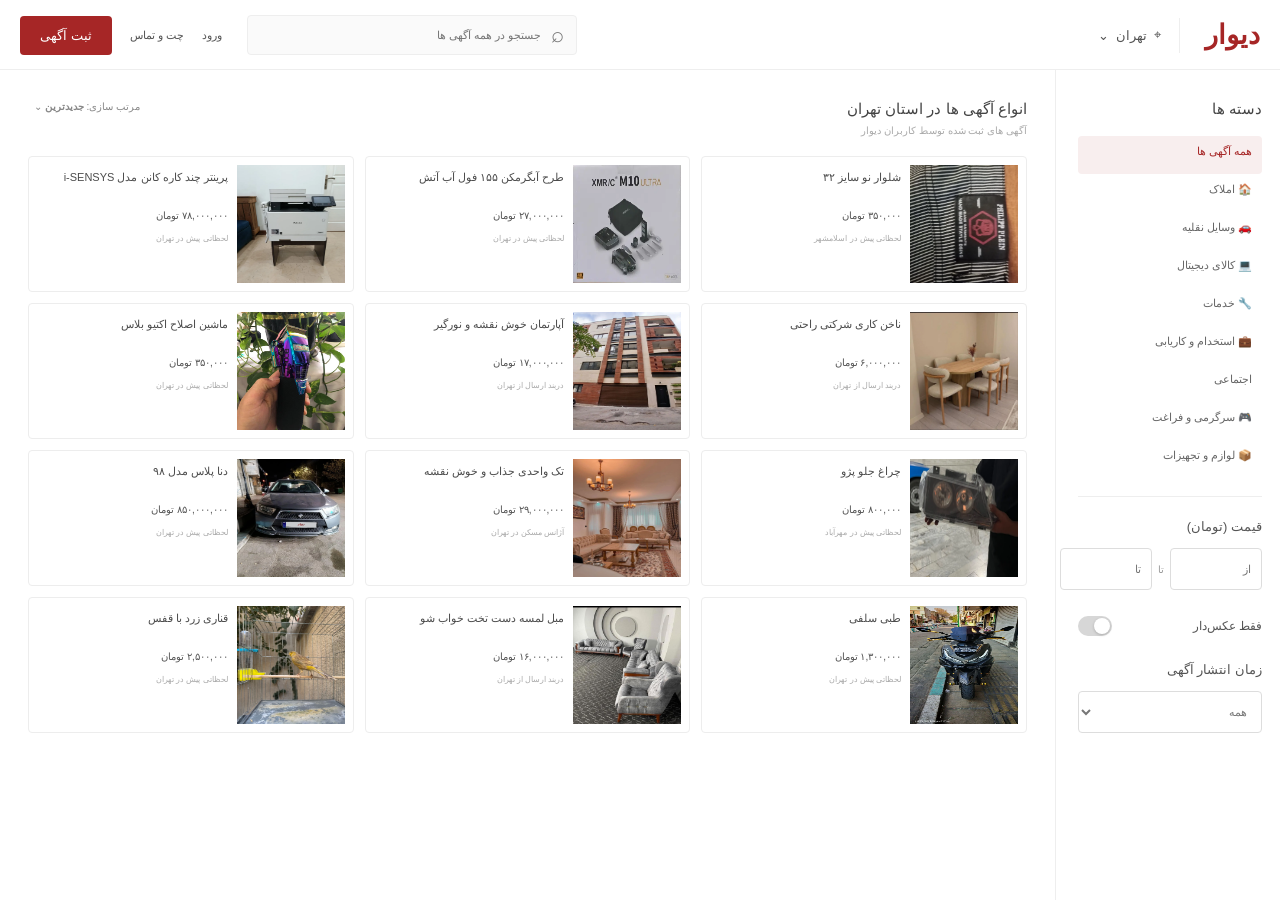
<file: index.html>
<!DOCTYPE html>
<html lang="fa" dir="rtl">
<head>
    <meta charset="UTF-8">
    <meta name="viewport" content="width=device-width, initial-scale=1.0">
    <title>دیوار - آگهی ها</title>
    <link rel="stylesheet" href="style.css">
</head>
<body>

    <header>
        <div class="header">

            <div class="logo">دیوار</div>

            <div class="city">
                <!-- برای گروه بندی-->
                <span>⌖</span>
                <span>تهران</span>
                <span>⌄</span>
            </div>

            <div class="search">
                <span>⌕</span>
                <input type="text" placeholder="جستجو در همه آگهی ها">
            </div>

            <div class="menu">
                <a href="#">ورود</a>
                <a href="#">چت و تماس</a>
                <button>ثبت آگهی</button>
            </div>

        </div>
    </header>

    <div class="page">

        <!--  برای قرار دادن محتویات فردی،دسته بندی های سمت راست -->
        <aside class="categories">

            <h3>دسته ها</h3>

            <div class="category selected">همه آگهی ها</div>
           <a class="a" href="amlok.html"> <div class="category">🏠 املاک</div></a>
           <a class="a" href="khodro.html"> <div class="category">🚗 وسایل نقلیه</div></a>
            <a class="a" href="digi.html"><div class="category">💻 کالای دیجیتال</div></a>
            <a class="a" href="khada.html"><div class="category">🔧 خدمات</div></a>
            <a class="a" href="estekh.html"><div class="category">💼 استخدام و کاریابی</div></a>
            <a class="a" href="animal.html"><div class="category">اجتماعی</div></a>
            <a class="a" href="game.html"><div class="category">🎮 سرگرمی و فراغت</div></a>
            <a class="a" href="tag.html"><div class="category">📦 لوازم و تجهیزات</div></a>

            <div class="filter-line"></div>
            <!--آگهی ها درون سکشن-->
            <section class="filter">
                <h3>قیمت (تومان)</h3>

                <div class="price-box">
                    <input type="text" placeholder="از">
                    <span>تا</span>
                    <input type="text" placeholder="تا">
                </div>
            </section>

            <section class="filter image-filter">
                <span>فقط عکس‌دار</span>

                <label class="switch">
                    <input type="checkbox">
                    <span class="slider"></span>
                </label>
            </section>

            <section class="filter">
                <h3>زمان انتشار آگهی</h3>

                <select>
                    <option>همه</option>
                    <option>امروز</option>
                    <option>سه روز گذشته</option>
                    <option>هفته گذشته</option>
                </select>
            </section>

        </aside>
        <!-- برای محتویات مهم صفحه-->
        <main class="content">

            <div class="top-content">
                <div>
                    <h1>انواع آگهی ها در استان تهران</h1>
                    <p>آگهی های ثبت شده توسط کاربران دیوار</p>
                </div>

                <button class="sort">
                    مرتب سازی: <b>جدیدترین</b> ⌄
                </button>
            </div>

            <div class="ads">

                <div class="ad">
                    <img src="dcf7a08c-680b-4f25-bb1e-4e45238ce539.webp" alt="" class="img1">
                    <div class="ad-text">
                        <h2>شلوار نو سایز ۳۲</h2>
                        <p>۳۵۰,۰۰۰ تومان</p>
                        <small>لحظاتی پیش در اسلامشهر</small>
                    </div>
                </div>

                <div class="ad">
                    <img src="572d7d04-41a5-42af-a927-320724529462.webp" alt="" class="img1">
                    <div class="ad-text">
                        <h2>طرح آبگرمکن ۱۵۵ فول آب آتش</h2>
                        <p>۲۷,۰۰۰,۰۰۰ تومان</p>
                        <small>لحظاتی پیش در تهران</small>
                    </div>
                </div>

                <div class="ad">
                    <img src="d39a56e6-5dc3-4053-9325-1f9f0864c7b4.webp" alt="" class="img1">
                    <div class="ad-text">
                        <h2>پرینتر چند کاره کانن مدل i-SENSYS</h2>
                        <p>۷۸,۰۰۰,۰۰۰ تومان</p>
                        <small>لحظاتی پیش در تهران</small>
                    </div>
                </div>

                <div class="ad">
                    <img src="3ed3eef4-6a5c-45cf-9d8d-a537be4bdd4e.webp" alt="" class="img1">
                    <div class="ad-text">
                        <h2>ناخن کاری شرکتی راحتی</h2>
                        <p>۶,۰۰۰,۰۰۰ تومان</p>
                        <small>دربند ارسال از تهران</small>
                    </div>
                </div>

                <div class="ad">
                    <img src="67016ffa-ec9e-40ab-8205-21e494a5e067.webp" alt="" class="img1">
                    <div class="ad-text">
                        <h2>آپارتمان خوش نقشه و نورگیر</h2>
                        <p>۱۷,۰۰۰,۰۰۰ تومان</p>
                        <small>دربند ارسال از تهران</small>
                    </div>
                </div>

                <div class="ad">
                    <img src="cffb41ab-5d20-4cc2-b48d-3506addb6603.webp" alt="" class="img1">
                    <div class="ad-text">
                        <h2>ماشین اصلاح اکتیو بلاس</h2>
                        <p>۳۵۰,۰۰۰ تومان</p>
                        <small>لحظاتی پیش در تهران</small>
                    </div>
                </div>

                <div class="ad">
                    <img src="71b70954-bff1-451b-9f99-2348805f51fe.webp" alt="" class="img1">
                    <div class="ad-text">
                        <h2>چراغ جلو پژو</h2>
                        <p>۸۰۰,۰۰۰ تومان</p>
                        <small>لحظاتی پیش در مهرآباد</small>
                    </div>
                </div>

                <div class="ad">
                    <img src="990e4669-eba5-458c-a97b-49c80e6f06a5.webp" alt="" class="img1">
                    <div class="ad-text">
                        <h2>تک واحدی جذاب و خوش نقشه</h2>
                        <p>۲۹,۰۰۰,۰۰۰ تومان</p>
                        <small>آژانس مسکن در تهران</small>
                    </div>
                </div>

                <div class="ad">
                    <img src="e2962f73-a03e-41ad-a7c5-a9a4de6aa4a2.webp" alt="" class="img1">
                    <div class="ad-text">
                        <h2>دنا پلاس مدل ۹۸</h2>
                        <p>۸۵۰,۰۰۰,۰۰۰ تومان</p>
                        <small>لحظاتی پیش در تهران</small>
                    </div>
                </div>

                <div class="ad">
                    <img src="9bc810dc-aafe-4112-8f51-4821d67473c6.webp" alt="" class="img1">
                    <div class="ad-text">
                        <h2>طبی سلفی</h2>
                        <p>۱,۳۰۰,۰۰۰ تومان</p>
                        <small>لحظاتی پیش در تهران</small>
                    </div>
                </div>

                <div class="ad">
                    <img src="6d77f0ec-561f-4681-945c-bf5cb01df005.jpg" alt="" class="img1">
                    <div class="ad-text">
                        <h2>مبل لمسه دست تخت خواب شو</h2>
                        <p>۱۶,۰۰۰,۰۰۰ تومان</p>
                        <small>دربند ارسال از تهران</small>
                    </div>
                </div>

                <div class="ad">
                    <img src="ffb277a4-4615-42f4-b158-93dc849424ff.webp" alt="" class="img1">
                    <div class="ad-text">
                        <h2>قناری زرد با قفس</h2>
                        <p>۲,۵۰۰,۰۰۰ تومان</p>
                        <small>لحظاتی پیش در تهران</small>
                    </div>
                </div>

            </div>
        </main>
    </div>



</body>
</html>
</file>
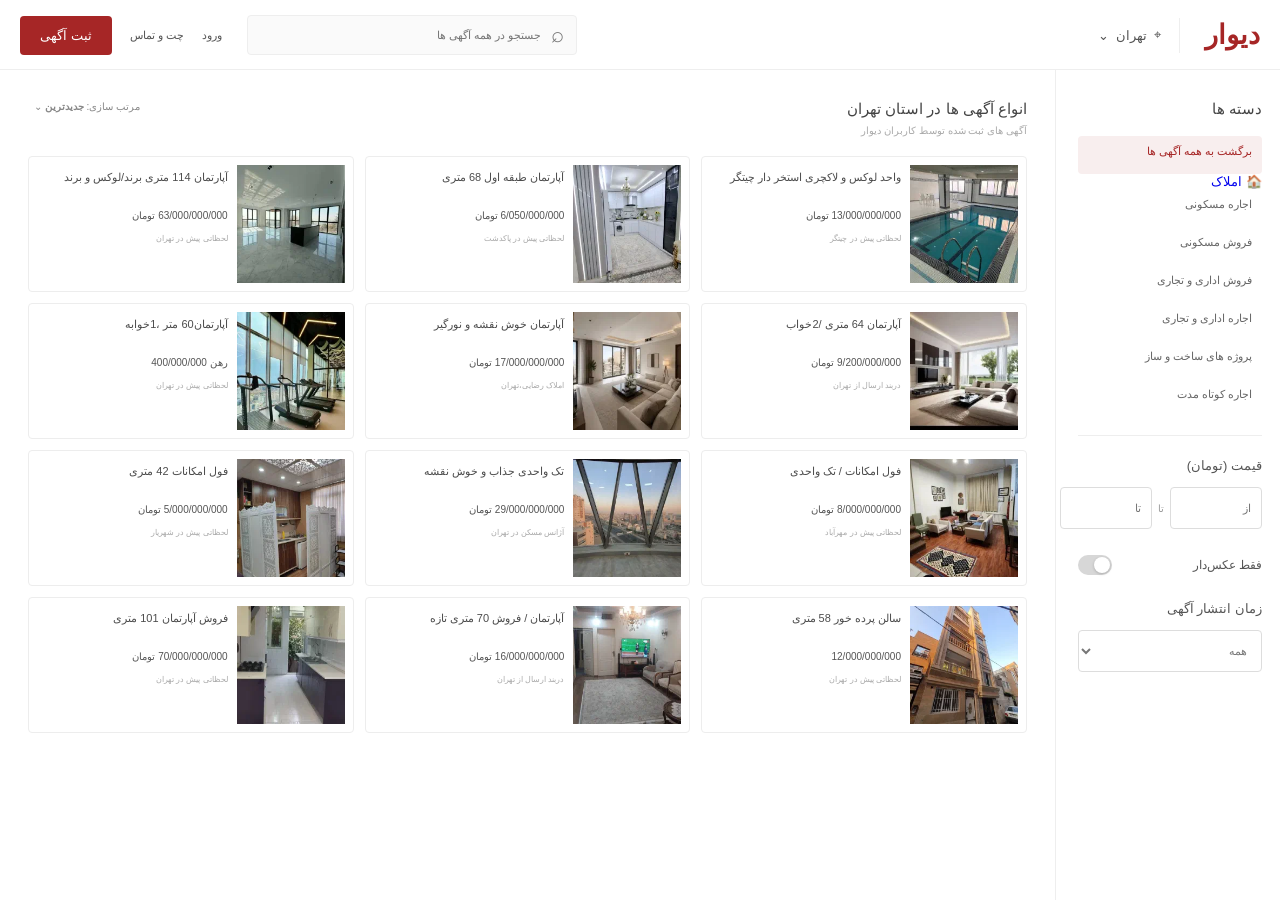
<file: amlok.html>
<!DOCTYPE html>
<html lang="fa" dir="rtl"></html>
<head>
    <meta charset="UTF-8">
    <meta name="viewport" content="width=device-width, initial-scale=1.0">
    <title>Document</title>
    <link rel="stylesheet" href="amlok.css">
</head>
<body>
    <header>
        <div class="header">

            <div class="logo">دیوار</div>

            <div class="city">
                <span>⌖</span>
                <span>تهران</span>
                <span>⌄</span>
            </div>

            <div class="search">
                <span>⌕</span>
                <input type="text" placeholder="جستجو در همه آگهی ها">
            </div>

            <div class="menu">
                <a href="#">ورود</a>
                <a href="#">چت و تماس</a>
                <button>ثبت آگهی</button>
            </div>

        </div>
    </header>

    <div class="page">

        <!-- دسته بندی های سمت راست -->
        <aside class="categories">

            <h3>دسته ها</h3>

            <a class="a" href="index.html"><div class="category selected">برگشت به همه آگهی ها</div></a>
           <a class="a" href="amlok.html"> <div class="cate">🏠 املاک</div></a>
           <a class="a" href=""> <div class="category">اجاره مسکونی</div></a>
            <a class="a" href=""><div class="category"> فروش مسکونی</div></a>
            <a class="a" href=""><div class="category">فروش اداری و تجاری</div></a>
            <a class="a" href=""><div class="category"> اجاره اداری و تجاری</div></a>
            <a class="a" href=""><div class="category">پروژه های ساخت و ساز</div></a>
            <a class="a" href=""><div class="category">اجاره کوتاه مدت</div></a>
            
            

            <div class="filter-line"></div>

            <section class="filter">
                <h3>قیمت (تومان)</h3>

                <div class="price-box">
                    <input type="text" placeholder="از">
                    <span>تا</span>
                    <input type="text" placeholder="تا">
                </div>
            </section>

            <section class="filter image-filter">
                <span>فقط عکس‌دار</span>

                <label class="switch">
                    <input type="checkbox">
                    <span class="slider"></span>
                </label>
            </section>

            <section class="filter">
                <h3>زمان انتشار آگهی</h3>

                <select>
                    <option>همه</option>
                    <option>امروز</option>
                    <option>سه روز گذشته</option>
                    <option>هفته گذشته</option>
                </select>
            </section>

        </aside>

        <main class="content">

            <div class="top-content">
                <div>
                    <h1>انواع آگهی ها در استان تهران</h1>
                    <p>آگهی های ثبت شده توسط کاربران دیوار</p>
                </div>

                <button class="sort">
                    مرتب سازی: <b>جدیدترین</b> ⌄
                </button>
            </div>

            <div class="ads">

                <div class="ad">
                    <img src="apartoman1.webp" alt="" class="img1">
                    <div class="ad-text">
                        <h2>واحد لوکس و لاکچری استخر دار چیتگر</h2>
                        <p>13/000/000/000 تومان</p>
                        <small>لحظاتی پیش در چیتگر</small>
                    </div>
                </div>

                <div class="ad">
                    <img src="apartoman2.webp" alt="" class="img1">
                    <div class="ad-text">
                        <h2>آپارتمان طبقه اول 68 متری</h2>
                        <p>6/050/000/000 تومان</p>
                        <small>لحظاتی پیش در پاکدشت</small>
                    </div>
                </div>

                <div class="ad">
                    <img src="apartoman3.webp" alt="" class="img1">
                    <div class="ad-text">
                        <h2>آپارتمان 114 متری برند/لوکس و برند</h2>
                        <p>63/000/000/000 تومان</p>
                        <small>لحظاتی پیش در تهران</small>
                    </div>
                </div>

                <div class="ad">
                    <img src="apartoman4.webp" alt="" class="img1">
                    <div class="ad-text">
                        <h2>آپارتمان 64 متری /2خواب</h2>
                        <p>9/200/000/000 تومان</p>
                        <small>دربند ارسال از تهران</small>
                    </div>
                </div>

                <div class="ad">
                    <img src="apartoman5.webp" alt="" class="img1">
                    <div class="ad-text">
                        <h2>آپارتمان خوش نقشه و نورگیر</h2>
                        <p>17/000/000/000 تومان</p>
                        <small>املاک رضایی،تهران</small>
                    </div>
                </div>

                <div class="ad">
                    <img src="apartoman6.webp" alt="" class="img1">
                    <div class="ad-text">
                        <h2>آپارتمان60 متر ،1خوابه</h2>
                        <p>رهن 400/000/000</p>
                        <small>لحظاتی پیش در تهران</small>
                    </div>
                </div>

                <div class="ad">
                    <img src="apartoman7.webp" alt="" class="img1">
                    <div class="ad-text">
                        <h2>فول امکانات / تک واحدی</h2>
                        <p>8/000/000/000 تومان</p>
                        <small>لحظاتی پیش در مهرآباد</small>
                    </div>
                </div>

                <div class="ad">
                    <img src="apartomak8.webp" alt="" class="img1">
                    <div class="ad-text">
                        <h2>تک واحدی جذاب و خوش نقشه</h2>
                        <p>29/000/000/000 تومان</p>
                        <small>آژانس مسکن در تهران</small>
                    </div>
                </div>

                <div class="ad">
                    <img src="apartoman9.webp" alt="" class="img1">
                    <div class="ad-text">
                        <h2>فول امکانات 42 متری</h2>
                        <p>5/000/000/000 تومان</p>
                        <small>لحظاتی پیش در شهریار</small>
                    </div>
                </div>

                <div class="ad">
                    <img src="apartoman10.webp" alt="" class="img1">
                    <div class="ad-text">
                        <h2>سالن پرده خور 58 متری</h2>
                        <p>12/000/000/000</p>
                        <small>لحظاتی پیش در تهران</small>
                    </div>
                </div>

                <div class="ad">
                    <img src="apartoman11.webp" alt="" class="img1">
                    <div class="ad-text">
                        <h2>آپارتمان / فروش 70 متری تازه</h2>
                        <p>16/000/000/000 تومان</p>
                        <small>دربند ارسال از تهران</small>
                    </div>
                </div>

                <div class="ad">
                    <img src="apartoman12.webp" alt="" class="img1">
                    <div class="ad-text">
                        <h2>فروش آپارتمان 101 متری</h2>
                        <p>70/000/000/000 تومان</p>
                        <small>لحظاتی پیش در تهران</small>
                    </div>
                </div>

            </div>
        </main>
    </div>
</body>
</html>
</file>
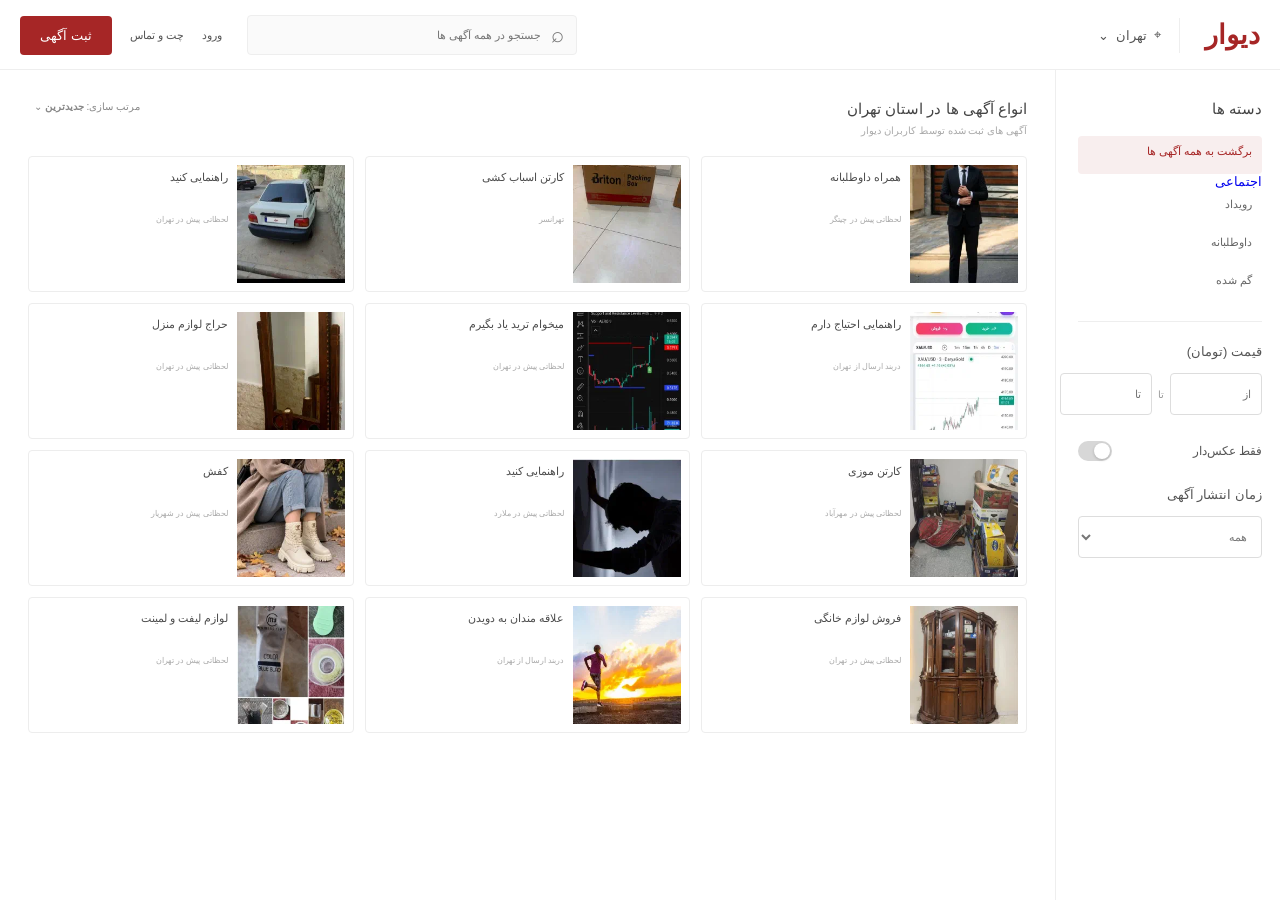
<file: animal.html>
<!DOCTYPE html>
<html lang="fa" dir="rtl"></html>
<head>
    <meta charset="UTF-8">
    <meta name="viewport" content="width=device-width, initial-scale=1.0">
    <title>Document</title>
    <link rel="stylesheet" href="animal.css">
</head>
<body>
    <header>
        <div class="header">

            <div class="logo">دیوار</div>

            <div class="city">
                <span>⌖</span>
                <span>تهران</span>
                <span>⌄</span>
            </div>

            <div class="search">
                <span>⌕</span>
                <input type="text" placeholder="جستجو در همه آگهی ها">
            </div>

            <div class="menu">
                <a href="#">ورود</a>
                <a href="#">چت و تماس</a>
                <button>ثبت آگهی</button>
            </div>

        </div>
    </header>

    <div class="page">

        <!-- دسته بندی های سمت راست -->
        <aside class="categories">

            <h3>دسته ها</h3>

            <a class="a" href="index.html"><div class="category selected">برگشت به همه آگهی ها</div></a>
           <a class="a" href="amlok.html"> <div class="cate">اجتماعی</div></a>
           <a class="a" href=""> <div class="category">رویداد</div></a>
            <a class="a" href=""><div class="category">داوطلبانه</div></a>
            <a class="a" href=""><div class="category">گم شده</div></a>
            
            
            

            <div class="filter-line"></div>

            <section class="filter">
                <h3>قیمت (تومان)</h3>

                <div class="price-box">
                    <input type="text" placeholder="از">
                    <span>تا</span>
                    <input type="text" placeholder="تا">
                </div>
            </section>

            <section class="filter image-filter">
                <span>فقط عکس‌دار</span>

                <label class="switch">
                    <input type="checkbox">
                    <span class="slider"></span>
                </label>
            </section>

            <section class="filter">
                <h3>زمان انتشار آگهی</h3>

                <select>
                    <option>همه</option>
                    <option>امروز</option>
                    <option>سه روز گذشته</option>
                    <option>هفته گذشته</option>
                </select>
            </section>

        </aside>

        <main class="content">

            <div class="top-content">
                <div>
                    <h1>انواع آگهی ها در استان تهران</h1>
                    <p>آگهی های ثبت شده توسط کاربران دیوار</p>
                </div>

                <button class="sort">
                    مرتب سازی: <b>جدیدترین</b> ⌄
                </button>
            </div>

            <div class="ads">

                <div class="ad">
                    <img src="eg1.webp" alt="" class="img1">
                    <div class="ad-text">
                        <h2>همراه داوطلبانه</h2>
                        <p></p>
                        <small>لحظاتی پیش در چیتگر</small>
                    </div>
                </div>

                <div class="ad">
                    <img src="eg2.webp" alt="" class="img1">
                    <div class="ad-text">
                        <h2>کارتن اسباب کشی</h2>
                        <p></p>
                        <small>تهرانسر</small>
                    </div>
                </div>

                <div class="ad">
                    <img src="eg3.webp" alt="" class="img1">
                    <div class="ad-text">
                        <h2>راهنمایی کنید</h2>
                        <p></p>
                        <small>لحظاتی پیش در تهران</small>
                    </div>
                </div>

                <div class="ad">
                    <img src="eg4.webp" alt="" class="img1">
                    <div class="ad-text">
                        <h2>راهنمایی احتیاج دارم</h2>
                        <p></p>
                        <small>دربند ارسال از تهران</small>
                    </div>
                </div>

                <div class="ad">
                    <img src="eg5.webp" alt="" class="img1">
                    <div class="ad-text">
                        <h2>میخوام ترید یاد بگیرم</h2>
                        <p></p>
                        <small>لحظاتی پیش در تهران</small>
                    </div>
                </div>

                <div class="ad">
                    <img src="eg6.webp" alt="" class="img1">
                    <div class="ad-text">
                        <h2>حراج لوازم منزل</h2>
                        <p></p>
                        <small>لحظاتی پیش در تهران</small>
                    </div>
                </div>

                <div class="ad">
                    <img src="eg7.webp" alt="" class="img1">
                    <div class="ad-text">
                        <h2>کارتن موزی</h2>
                        <p></p>
                        <small>لحظاتی پیش در مهرآباد</small>
                    </div>
                </div>

                <div class="ad">
                    <img src="eg8.webp" alt="" class="img1">
                    <div class="ad-text">
                        <h2>راهنمایی کنید</h2>
                        <p></p>
                        <small>لحظاتی پیش در ملارد</small>
                    </div>
                </div>

                <div class="ad">
                    <img src="eg9.webp" alt="" class="img1">
                    <div class="ad-text">
                        <h2>کفش</h2>
                        <p></p>
                        <small>لحظاتی پیش در شهریار</small>
                    </div>
                </div>

                <div class="ad">
                    <img src="eg10.webp" alt="" class="img1">
                    <div class="ad-text">
                        <h2>فروش لوازم خانگی</h2>
                        <p></p>
                        <small>لحظاتی پیش در تهران</small>
                    </div>
                </div>

                <div class="ad">
                    <img src="eg11.webp" alt="" class="img1">
                    <div class="ad-text">
                        <h2>علاقه مندان به دویدن</h2>
                        <p></p>
                        <small>دربند ارسال از تهران</small>
                    </div>
                </div>

                <div class="ad">
                    <img src="eg12.webp" alt="" class="img1">
                    <div class="ad-text">
                        <h2>لوازم لیفت و لمینت</h2>
                        <p></p>
                        <small>لحظاتی پیش در تهران</small>
                    </div>
                </div>

            </div>
        </main>
    </div>
</body>
</html>
</file>
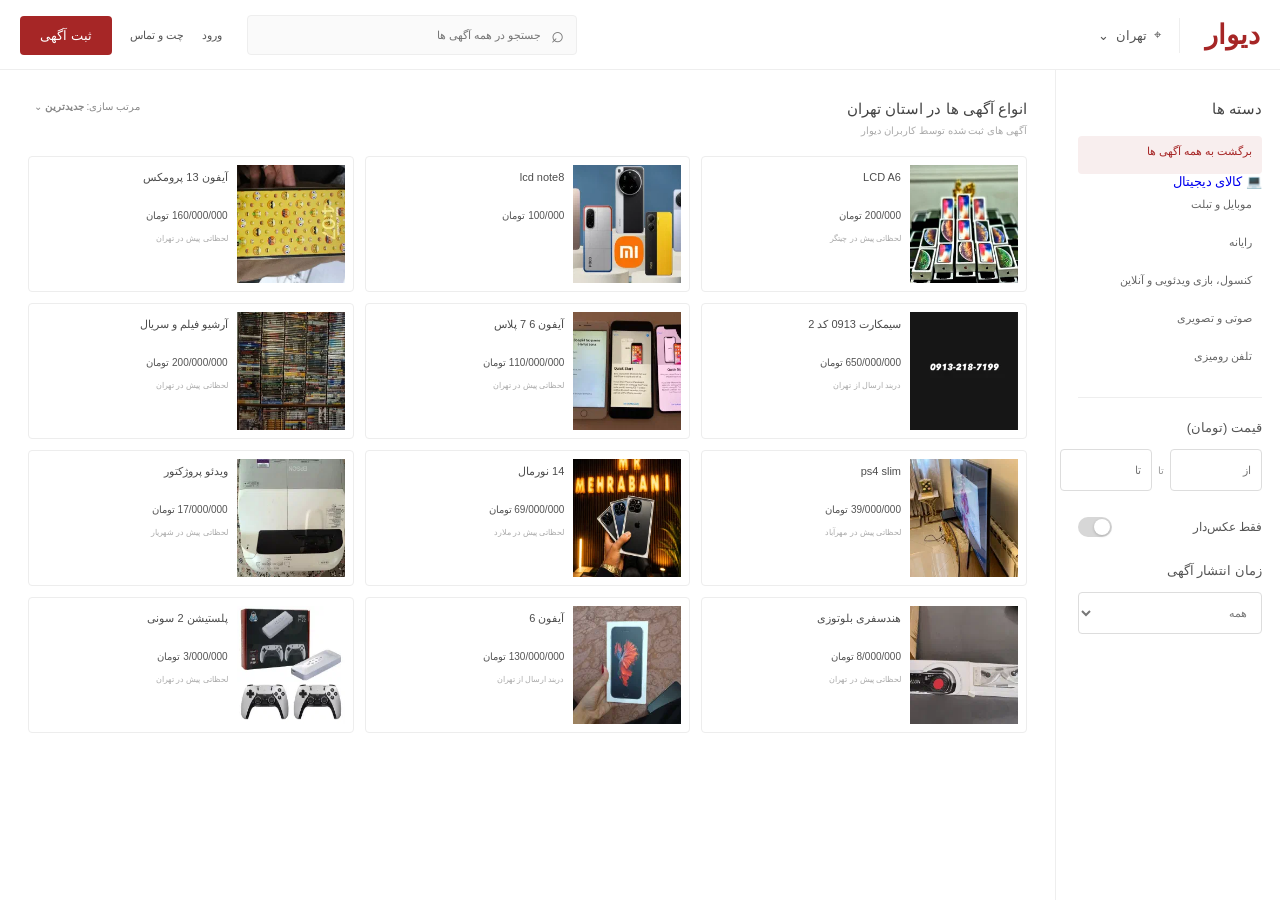
<file: digi.html>
<!DOCTYPE html>
<html lang="fa" dir="rtl"></html>
<head>
    <meta charset="UTF-8">
    <meta name="viewport" content="width=device-width, initial-scale=1.0">
    <title>Document</title>
    <link rel="stylesheet" href="digi.css">
</head>
<body>
    <header>
        <div class="header">

            <div class="logo">دیوار</div>

            <div class="city">
                <span>⌖</span>
                <span>تهران</span>
                <span>⌄</span>
            </div>

            <div class="search">
                <span>⌕</span>
                <input type="text" placeholder="جستجو در همه آگهی ها">
            </div>

            <div class="menu">
                <a href="#">ورود</a>
                <a href="#">چت و تماس</a>
                <button>ثبت آگهی</button>
            </div>

        </div>
    </header>

    <div class="page">

        <!-- دسته بندی های سمت راست -->
        <aside class="categories">

            <h3>دسته ها</h3>

            <a class="a" href="index.html"><div class="category selected">برگشت به همه آگهی ها</div></a>
           <a class="a" href="amlok.html"> <div class="cate">💻 کالای دیجیتال</div></a>
           <a class="a" href=""> <div class="category">موبایل و تبلت</div></a>
            <a class="a" href=""><div class="category">رایانه</div></a>
            <a class="a" href=""><div class="category">کنسول، بازی ویدئویی و آنلاین</div></a>
            <a class="a" href=""><div class="category"> صوتی و تصویری</div></a>
            <a class="a" href=""> <div class="category">تلفن رومیزی</div></a>
            
            
            

            <div class="filter-line"></div>

            <section class="filter">
                <h3>قیمت (تومان)</h3>

                <div class="price-box">
                    <input type="text" placeholder="از">
                    <span>تا</span>
                    <input type="text" placeholder="تا">
                </div>
            </section>

            <section class="filter image-filter">
                <span>فقط عکس‌دار</span>

                <label class="switch">
                    <input type="checkbox">
                    <span class="slider"></span>
                </label>
            </section>

            <section class="filter">
                <h3>زمان انتشار آگهی</h3>

                <select>
                    <option>همه</option>
                    <option>امروز</option>
                    <option>سه روز گذشته</option>
                    <option>هفته گذشته</option>
                </select>
            </section>

        </aside>

        <main class="content">

            <div class="top-content">
                <div>
                    <h1>انواع آگهی ها در استان تهران</h1>
                    <p>آگهی های ثبت شده توسط کاربران دیوار</p>
                </div>

                <button class="sort">
                    مرتب سازی: <b>جدیدترین</b> ⌄
                </button>
            </div>

            <div class="ads">

                <div class="ad">
                    <img src="di1.webp" alt="" class="img1">
                    <div class="ad-text">
                        <h2>LCD A6</h2>
                        <p>200/000 تومان</p>
                        <small>لحظاتی پیش در چیتگر</small>
                    </div>
                </div>

                <div class="ad">
                    <img src="di2.webp" alt="" class="img1">
                    <div class="ad-text">
                        <h2>lcd note8</h2>
                        <p>100/000 تومان</p>
                        <small></small>
                    </div>
                </div>

                <div class="ad">
                    <img src="di3.webp" alt="" class="img1">
                    <div class="ad-text">
                        <h2>آیفون 13 پرومکس</h2>
                        <p>160/000/000 تومان</p>
                        <small>لحظاتی پیش در تهران</small>
                    </div>
                </div>

                <div class="ad">
                    <img src="di4.webp" alt="" class="img1">
                    <div class="ad-text">
                        <h2>سیمکارت 0913 کد 2</h2>
                        <p>650/000/000 تومان</p>
                        <small>دربند ارسال از تهران</small>
                    </div>
                </div>

                <div class="ad">
                    <img src="di5.webp" alt="" class="img1">
                    <div class="ad-text">
                        <h2>آیفون 6 7 پلاس</h2>
                        <p>110/000/000 تومان</p>
                        <small>لحظاتی پیش در تهران</small>
                    </div>
                </div>

                <div class="ad">
                    <img src="di6.webp" alt="" class="img1">
                    <div class="ad-text">
                        <h2>آرشیو فیلم و سریال</h2>
                        <p>200/000/000 تومان</p>
                        <small>لحظاتی پیش در تهران</small>
                    </div>
                </div>

                <div class="ad">
                    <img src="di7.webp" alt="" class="img1">
                    <div class="ad-text">
                        <h2>ps4 slim</h2>
                        <p>39/000/000 تومان</p>
                        <small>لحظاتی پیش در مهرآباد</small>
                    </div>
                </div>

                <div class="ad">
                    <img src="di8.webp" alt="" class="img1">
                    <div class="ad-text">
                        <h2>14 نورمال</h2>
                        <p>69/000/000 تومان</p>
                        <small>لحظاتی پیش در ملارد</small>
                    </div>
                </div>

                <div class="ad">
                    <img src="di9.webp" alt="" class="img1">
                    <div class="ad-text">
                        <h2>ویدئو پروژکتور</h2>
                        <p>17/000/000 تومان</p>
                        <small>لحظاتی پیش در شهریار</small>
                    </div>
                </div>

                <div class="ad">
                    <img src="di10.webp" alt="" class="img1">
                    <div class="ad-text">
                        <h2>هندسفری بلوتوزی</h2>
                        <p>8/000/000 تومان</p>
                        <small>لحظاتی پیش در تهران</small>
                    </div>
                </div>

                <div class="ad">
                    <img src="di11.webp" alt="" class="img1">
                    <div class="ad-text">
                        <h2>آیفون 6</h2>
                        <p>130/000/000 تومان</p>
                        <small>دربند ارسال از تهران</small>
                    </div>
                </div>

                <div class="ad">
                    <img src="di12.webp" alt="" class="img1">
                    <div class="ad-text">
                        <h2>پلستیشن 2 سونی</h2>
                        <p>3/000/000 تومان</p>
                        <small>لحظاتی پیش در تهران</small>
                    </div>
                </div>

            </div>
        </main>
    </div>
</body>
</html>
</file>
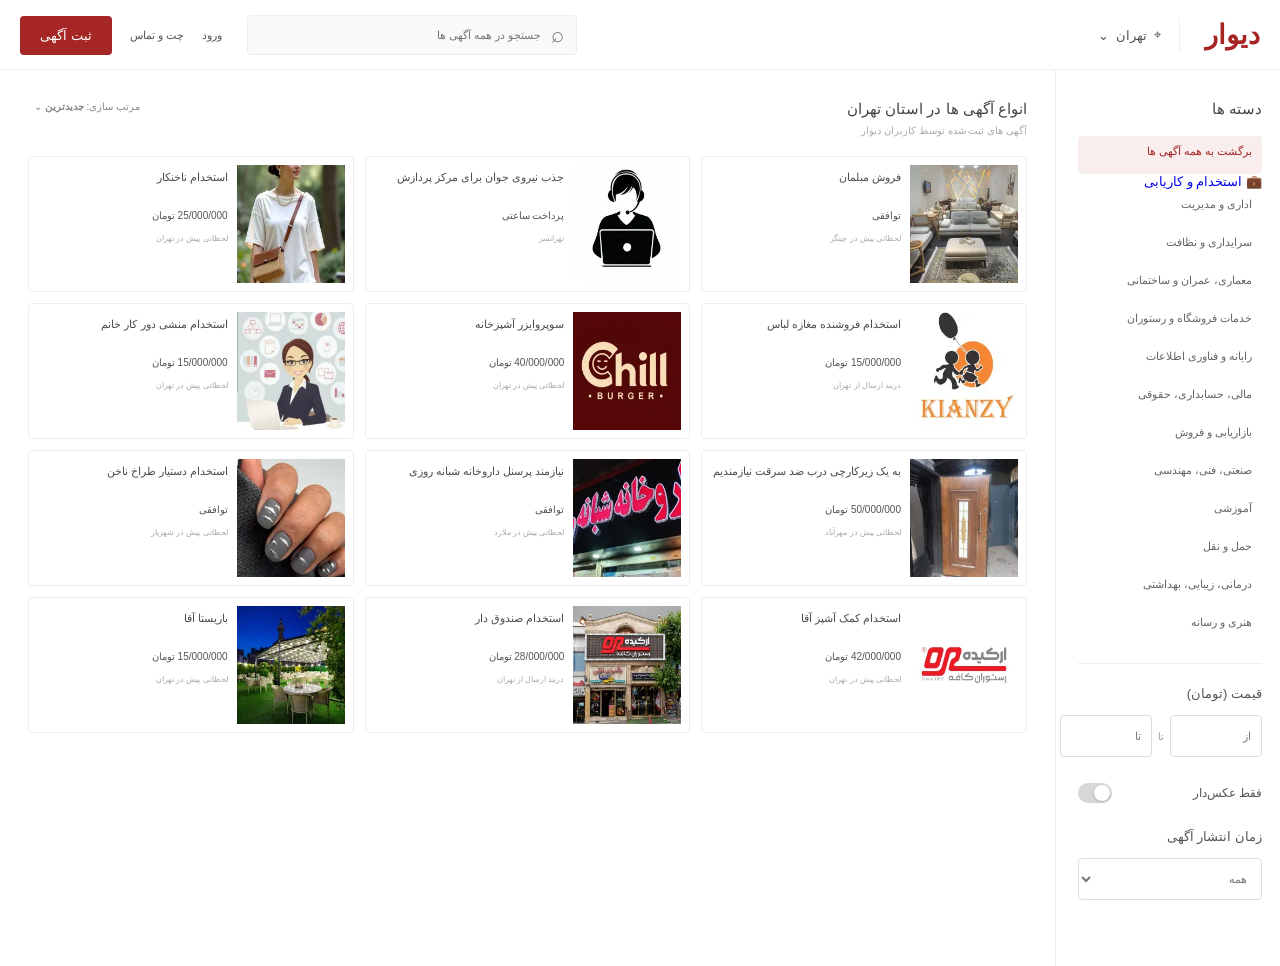
<file: estekh.html>
<!DOCTYPE html>
<html lang="fa" dir="rtl"></html>
<head>
    <meta charset="UTF-8">
    <meta name="viewport" content="width=device-width, initial-scale=1.0">
    <title>Document</title>
    <link rel="stylesheet" href="estekh.css">
</head>
<body>
    <header>
        <div class="header">

            <div class="logo">دیوار</div>

            <div class="city">
                <span>⌖</span>
                <span>تهران</span>
                <span>⌄</span>
            </div>

            <div class="search">
                <span>⌕</span>
                <input type="text" placeholder="جستجو در همه آگهی ها">
            </div>

            <div class="menu">
                <a href="#">ورود</a>
                <a href="#">چت و تماس</a>
                <button>ثبت آگهی</button>
            </div>

        </div>
    </header>

    <div class="page">

        <!-- دسته بندی های سمت راست -->
        <aside class="categories">

            <h3>دسته ها</h3>

            <a class="a" href="index.html"><div class="category selected">برگشت به همه آگهی ها</div></a>
           <a class="a" href="amlok.html"> <div class="cate">💼 استخدام و کاریابی</div></a>
           <a class="a" href=""> <div class="category">اداری و مدیریت</div></a>
            <a class="a" href=""><div class="category">سرایداری و نظافت</div></a>
            <a class="a" href=""><div class="category">معماری، عمران و ساختمانی</div></a>
            <a class="a" href=""><div class="category"> خدمات فروشگاه و رستوران</div></a>
            <a class="a" href=""> <div class="category">رایانه و فناوری اطلاعات</div></a>
            <a class="a" href=""> <div class="category">مالی، حسابداری، حقوقی</div></a>
            <a class="a" href=""> <div class="category">بازاریابی و فروش</div></a>
            <a class="a" href=""> <div class="category">صنعتی، فنی، مهندسی</div></a>
            <a class="a" href=""> <div class="category">آموزشی</div></a>
            <a class="a" href=""> <div class="category">حمل و نقل</div></a>
            <a class="a" href=""> <div class="category">درمانی، زیبایی، بهداشتی</div></a>
            <a class="a" href=""> <div class="category">هنری و رسانه</div></a>
            

            <div class="filter-line"></div>

            <section class="filter">
                <h3>قیمت (تومان)</h3>

                <div class="price-box">
                    <input type="text" placeholder="از">
                    <span>تا</span>
                    <input type="text" placeholder="تا">
                </div>
            </section>

            <section class="filter image-filter">
                <span>فقط عکس‌دار</span>

                <label class="switch">
                    <input type="checkbox">
                    <span class="slider"></span>
                </label>
            </section>

            <section class="filter">
                <h3>زمان انتشار آگهی</h3>

                <select>
                    <option>همه</option>
                    <option>امروز</option>
                    <option>سه روز گذشته</option>
                    <option>هفته گذشته</option>
                </select>
            </section>

        </aside>

        <main class="content">

            <div class="top-content">
                <div>
                    <h1>انواع آگهی ها در استان تهران</h1>
                    <p>آگهی های ثبت شده توسط کاربران دیوار</p>
                </div>

                <button class="sort">
                    مرتب سازی: <b>جدیدترین</b> ⌄
                </button>
            </div>

            <div class="ads">

                <div class="ad">
                    <img src="es1.webp" alt="" class="img1">
                    <div class="ad-text">
                        <h2>فروش مبلمان</h2>
                        <p>توافقی</p>
                        <small>لحظاتی پیش در چیتگر</small>
                    </div>
                </div>

                <div class="ad">
                    <img src="es2.webp" alt="" class="img1">
                    <div class="ad-text">
                        <h2>جذب نیروی جوان برای مرکز پردازش</h2>
                        <p>پرداخت ساعتی</p>
                        <small>تهرانسر</small>
                    </div>
                </div>

                <div class="ad">
                    <img src="es3.webp" alt="" class="img1">
                    <div class="ad-text">
                        <h2>استخدام ناخنکار</h2>
                        <p>25/000/000 تومان</p>
                        <small>لحظاتی پیش در تهران</small>
                    </div>
                </div>

                <div class="ad">
                    <img src="es4.webp" alt="" class="img1">
                    <div class="ad-text">
                        <h2>استخدام فروشنده مغازه لباس</h2>
                        <p>15/000/000 تومان</p>
                        <small>دربند ارسال از تهران</small>
                    </div>
                </div>

                <div class="ad">
                    <img src="es5.webp" alt="" class="img1">
                    <div class="ad-text">
                        <h2>سوپروایزر آشپزخانه</h2>
                        <p>40/000/000 تومان</p>
                        <small>لحظاتی پیش در تهران</small>
                    </div>
                </div>

                <div class="ad">
                    <img src="es6.webp" alt="" class="img1">
                    <div class="ad-text">
                        <h2>استخدام منشی دور کار خانم</h2>
                        <p>15/000/000 تومان</p>
                        <small>لحظاتی پیش در تهران</small>
                    </div>
                </div>

                <div class="ad">
                    <img src="es7.webp" alt="" class="img1">
                    <div class="ad-text">
                        <h2>به یک زیرکارچی درب ضد سرقت نیازمندیم</h2>
                        <p>50/000/000 تومان</p>
                        <small>لحظاتی پیش در مهرآباد</small>
                    </div>
                </div>

                <div class="ad">
                    <img src="es8.webp" alt="" class="img1">
                    <div class="ad-text">
                        <h2>نیازمند پرسنل داروخانه شبانه روزی</h2>
                        <p>توافقی</p>
                        <small>لحظاتی پیش در ملارد</small>
                    </div>
                </div>

                <div class="ad">
                    <img src="es9.webp" alt="" class="img1">
                    <div class="ad-text">
                        <h2>استخدام دستیار طراخ ناخن</h2>
                        <p>توافقی</p>
                        <small>لحظاتی پیش در شهریار</small>
                    </div>
                </div>

                <div class="ad">
                    <img src="es10.webp" alt="" class="img1">
                    <div class="ad-text">
                        <h2>استخدام کمک آشپز آقا</h2>
                        <p>42/000/000 تومان</p>
                        <small>لحظاتی پیش در تهران</small>
                    </div>
                </div>

                <div class="ad">
                    <img src="es11.webp" alt="" class="img1">
                    <div class="ad-text">
                        <h2>استخدام صندوق دار</h2>
                        <p>28/000/000 تومان</p>
                        <small>دربند ارسال از تهران</small>
                    </div>
                </div>

                <div class="ad">
                    <img src="es12.webp" alt="" class="img1">
                    <div class="ad-text">
                        <h2>باریستا آقا</h2>
                        <p>15/000/000 تومان</p>
                        <small>لحظاتی پیش در تهران</small>
                    </div>
                </div>

            </div>
        </main>
    </div>
</body>
</html>
</file>
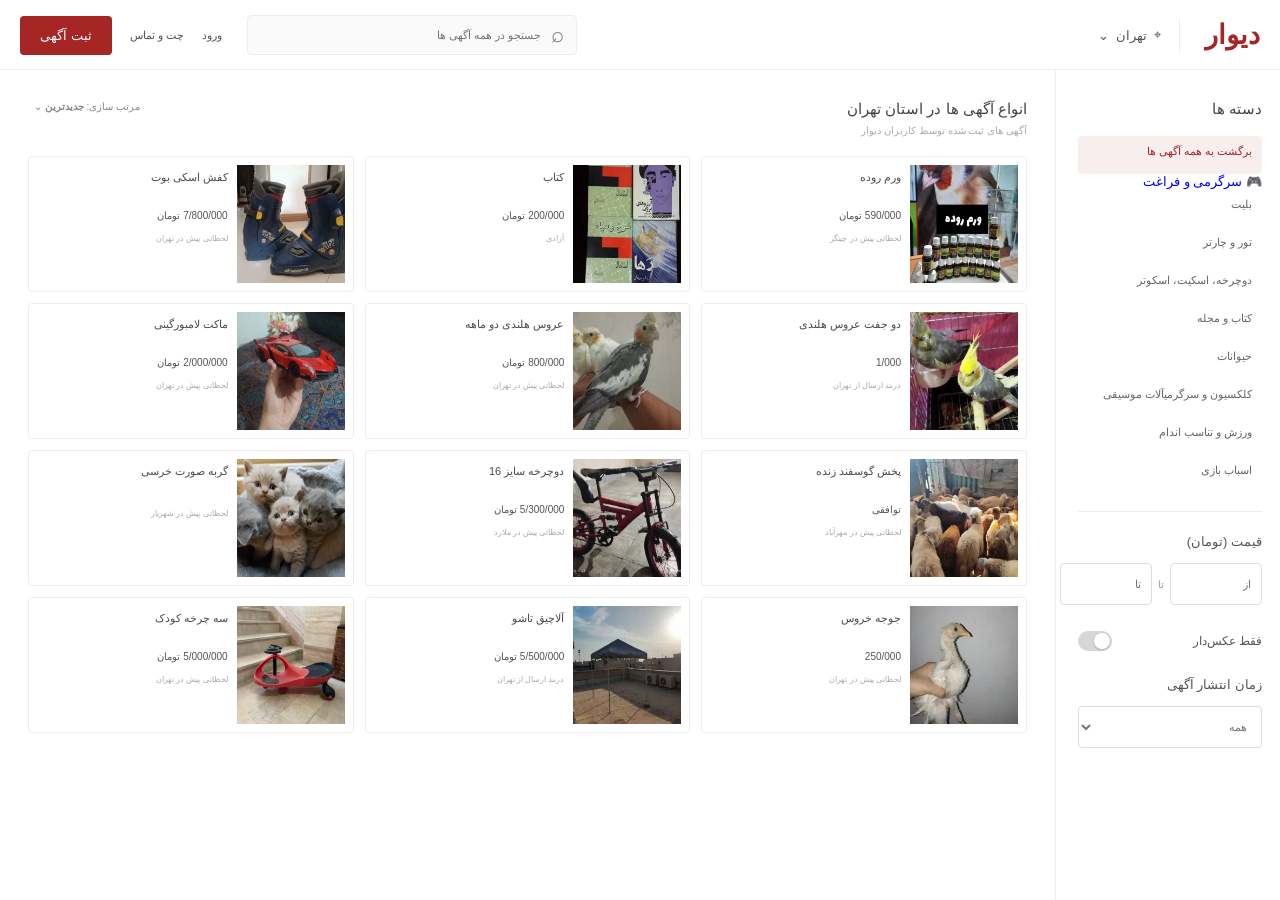
<file: game.html>
<!DOCTYPE html>
<html lang="fa" dir="rtl"></html>
<head>
    <meta charset="UTF-8">
    <meta name="viewport" content="width=device-width, initial-scale=1.0">
    <title>Document</title>
    <link rel="stylesheet" href="game.css">
</head>
<body>
    <header>
        <div class="header">

            <div class="logo">دیوار</div>

            <div class="city">
                <span>⌖</span>
                <span>تهران</span>
                <span>⌄</span>
            </div>

            <div class="search">
                <span>⌕</span>
                <input type="text" placeholder="جستجو در همه آگهی ها">
            </div>

            <div class="menu">
                <a href="#">ورود</a>
                <a href="#">چت و تماس</a>
                <button>ثبت آگهی</button>
            </div>

        </div>
    </header>

    <div class="page">

        <!-- دسته بندی های سمت راست -->
        <aside class="categories">

            <h3>دسته ها</h3>

            <a class="a" href="index.html"><div class="category selected">برگشت به همه آگهی ها</div></a>
           <a class="a" href="amlok.html"> <div class="cate">🎮 سرگرمی و فراغت</div></a>
           <a class="a" href=""> <div class="category">بلیت</div></a>
            <a class="a" href=""><div class="category">تور و چارتر</div></a>
            <a class="a" href=""><div class="category">دوچرخه، اسکیت، اسکوتر</div></a>
            <a class="a" href=""><div class="category"> کتاب و مجله</div></a>
            <a class="a" href=""> <div class="category">حیوانات</div></a>
            <a class="a" href=""> <div class="category">کلکسیون و سرگرمیآلات موسیقی</div></a>
            <a class="a" href=""> <div class="category">ورزش و تناسب اندام</div></a>
            <a class="a" href=""> <div class="category">اسباب‌‌ بازی</div></a>
            
            
            

            <div class="filter-line"></div>

            <section class="filter">
                <h3>قیمت (تومان)</h3>

                <div class="price-box">
                    <input type="text" placeholder="از">
                    <span>تا</span>
                    <input type="text" placeholder="تا">
                </div>
            </section>

            <section class="filter image-filter">
                <span>فقط عکس‌دار</span>

                <label class="switch">
                    <input type="checkbox">
                    <span class="slider"></span>
                </label>
            </section>

            <section class="filter">
                <h3>زمان انتشار آگهی</h3>

                <select>
                    <option>همه</option>
                    <option>امروز</option>
                    <option>سه روز گذشته</option>
                    <option>هفته گذشته</option>
                </select>
            </section>

        </aside>

        <main class="content">

            <div class="top-content">
                <div>
                    <h1>انواع آگهی ها در استان تهران</h1>
                    <p>آگهی های ثبت شده توسط کاربران دیوار</p>
                </div>

                <button class="sort">
                    مرتب سازی: <b>جدیدترین</b> ⌄
                </button>
            </div>

            <div class="ads">

                <div class="ad">
                    <img src="ba1.webp" alt="" class="img1">
                    <div class="ad-text">
                        <h2>ورم روده</h2>
                        <p>590/000 تومان</p>
                        <small>لحظاتی پیش در چیتگر</small>
                    </div>
                </div>

                <div class="ad">
                    <img src="ba2.webp" alt="" class="img1">
                    <div class="ad-text">
                        <h2>کتاب</h2>
                        <p>200/000 تومان</p>
                        <small>آزادی</small>
                    </div>
                </div>

                <div class="ad">
                    <img src="ba3.webp" alt="" class="img1">
                    <div class="ad-text">
                        <h2>کفش اسکی بوت</h2>
                        <p>7/800/000 تومان</p>
                        <small>لحظاتی پیش در تهران</small>
                    </div>
                </div>

                <div class="ad">
                    <img src="ba4.webp" alt="" class="img1">
                    <div class="ad-text">
                        <h2>دو جفت عروس هلندی</h2>
                        <p>1/000</p>
                        <small>دربند ارسال از تهران</small>
                    </div>
                </div>

                <div class="ad">
                    <img src="ba5.webp" alt="" class="img1">
                    <div class="ad-text">
                        <h2>عروس هلندی دو ماهه</h2>
                        <p>800/000 تومان</p>
                        <small>لحظاتی پیش در تهران</small>
                    </div>
                </div>

                <div class="ad">
                    <img src="ba6.webp" alt="" class="img1">
                    <div class="ad-text">
                        <h2>ماکت لامبورگینی</h2>
                        <p>2/000/000 تومان</p>
                        <small>لحظاتی پیش در تهران</small>
                    </div>
                </div>

                <div class="ad">
                    <img src="ba7.webp" alt="" class="img1">
                    <div class="ad-text">
                        <h2>پخش گوسفند زنده</h2>
                        <p>توافقی</p>
                        <small>لحظاتی پیش در مهرآباد</small>
                    </div>
                </div>

                <div class="ad">
                    <img src="ba8.webp" alt="" class="img1">
                    <div class="ad-text">
                        <h2>دوچرخه سایز 16</h2>
                        <p>5/300/000 تومان</p>
                        <small>لحظاتی پیش در ملارد</small>
                    </div>
                </div>

                <div class="ad">
                    <img src="ba9.webp" alt="" class="img1">
                    <div class="ad-text">
                        <h2>گربه صورت خرسی</h2>
                        <p></p>
                        <small>لحظاتی پیش در شهریار</small>
                    </div>
                </div>

                <div class="ad">
                    <img src="ba10.webp" alt="" class="img1">
                    <div class="ad-text">
                        <h2>جوجه خروس</h2>
                        <p>250/000</p>
                        <small>لحظاتی پیش در تهران</small>
                    </div>
                </div>

                <div class="ad">
                    <img src="ba11.webp" alt="" class="img1">
                    <div class="ad-text">
                        <h2>آلاچیق تاشو</h2>
                        <p>5/500/000 تومان</p>
                        <small>دربند ارسال از تهران</small>
                    </div>
                </div>

                <div class="ad">
                    <img src="ba12.webp" alt="" class="img1">
                    <div class="ad-text">
                        <h2>سه چرخه کودک</h2>
                        <p>5/000/000 تومان</p>
                        <small>لحظاتی پیش در تهران</small>
                    </div>
                </div>

            </div>
        </main>
    </div>
</body>
</html>
</file>
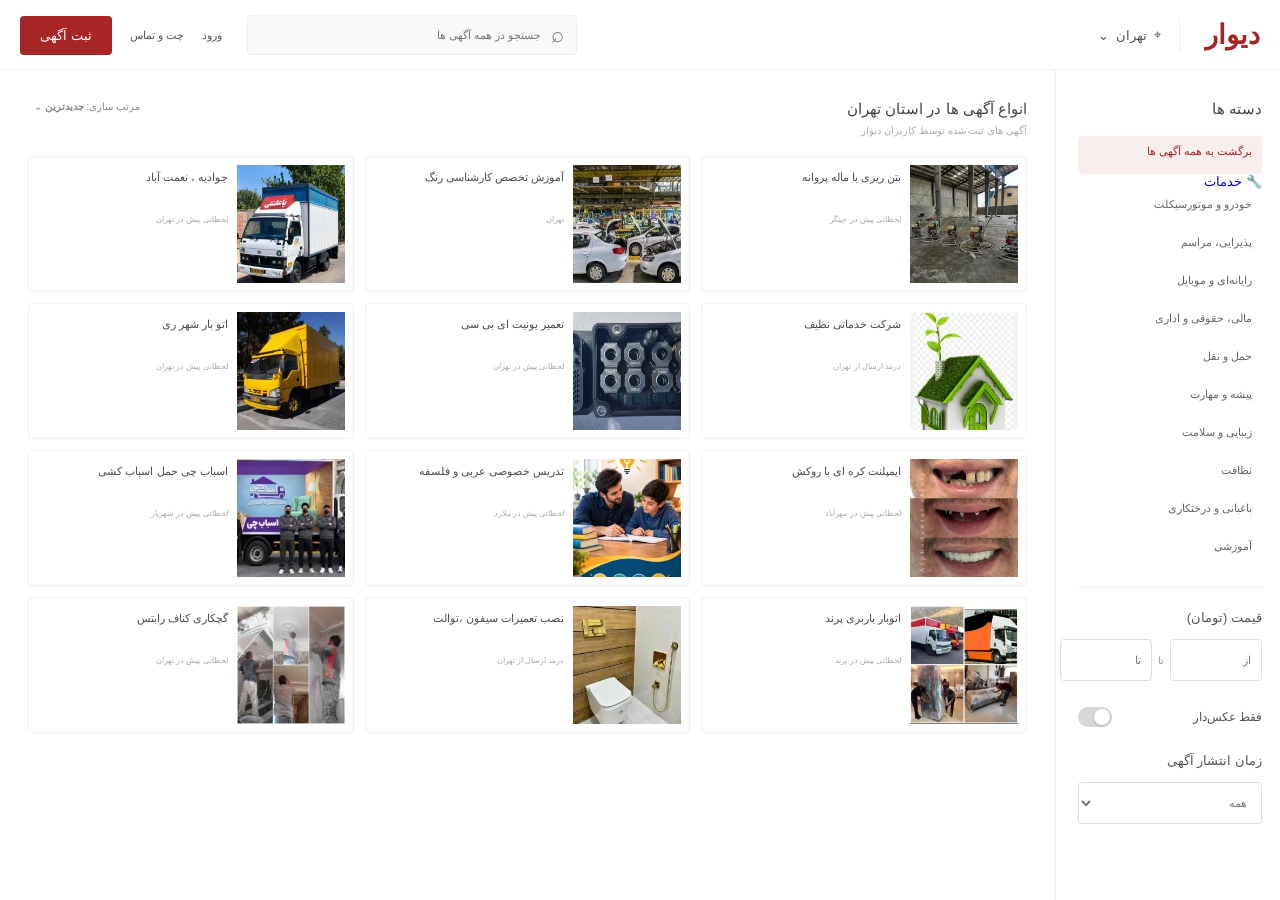
<file: khada.html>
<!DOCTYPE html>
<html lang="fa" dir="rtl"></html>
<head>
    <meta charset="UTF-8">
    <meta name="viewport" content="width=device-width, initial-scale=1.0">
    <title>Document</title>
    <link rel="stylesheet" href="khada.css">
</head>
<body>
    <header>
        <div class="header">

            <div class="logo">دیوار</div>

            <div class="city">
                <span>⌖</span>
                <span>تهران</span>
                <span>⌄</span>
            </div>

            <div class="search">
                <span>⌕</span>
                <input type="text" placeholder="جستجو در همه آگهی ها">
            </div>

            <div class="menu">
                <a href="#">ورود</a>
                <a href="#">چت و تماس</a>
                <button>ثبت آگهی</button>
            </div>

        </div>
    </header>

    <div class="page">

        <!-- دسته بندی های سمت راست -->
        <aside class="categories">

            <h3>دسته ها</h3>

            <a class="a" href="index.html"><div class="category selected">برگشت به همه آگهی ها</div></a>
           <a class="a" href="amlok.html"> <div class="cate">🔧 خدمات</div></a>
           <a class="a" href=""> <div class="category">خودرو و موتورسیکلت</div></a>
            <a class="a" href=""><div class="category">پذیرایی، مراسم</div></a>
            <a class="a" href=""><div class="category">رایانه‌ای و موبایل</div></a>
            <a class="a" href=""><div class="category">مالی، حقوقی و اداری </div></a>
            <a class="a" href=""> <div class="category">حمل و نقل</div></a>
            <a class="a" href=""> <div class="category">پیشه و مهارت</div></a>
            <a class="a" href=""> <div class="category">زیبایی و سلامت</div></a>
            <a class="a" href=""> <div class="category">نظافت</div></a>
            <a class="a" href=""> <div class="category">باغبانی و درختکاری</div></a>
            <a class="a" href=""> <div class="category">آموزشی</div></a>
            
            
            

            <div class="filter-line"></div>

            <section class="filter">
                <h3>قیمت (تومان)</h3>

                <div class="price-box">
                    <input type="text" placeholder="از">
                    <span>تا</span>
                    <input type="text" placeholder="تا">
                </div>
            </section>

            <section class="filter image-filter">
                <span>فقط عکس‌دار</span>

                <label class="switch">
                    <input type="checkbox">
                    <span class="slider"></span>
                </label>
            </section>

            <section class="filter">
                <h3>زمان انتشار آگهی</h3>

                <select>
                    <option>همه</option>
                    <option>امروز</option>
                    <option>سه روز گذشته</option>
                    <option>هفته گذشته</option>
                </select>
            </section>

        </aside>

        <main class="content">

            <div class="top-content">
                <div>
                    <h1>انواع آگهی ها در استان تهران</h1>
                    <p>آگهی های ثبت شده توسط کاربران دیوار</p>
                </div>

                <button class="sort">
                    مرتب سازی: <b>جدیدترین</b> ⌄
                </button>
            </div>

            <div class="ads">

                <div class="ad">
                    <img src="kh1.webp" alt="" class="img1">
                    <div class="ad-text">
                        <h2>بتن ریزی با ماله پروانه</h2>
                        <p></p>
                        <small>لحظاتی پیش در چیتگر</small>
                    </div>
                </div>

                <div class="ad">
                    <img src="kh2.webp" alt="" class="img1">
                    <div class="ad-text">
                        <h2>آموزش تخصص کارشناسی رنگ</h2>
                        <p></p>
                        <small>تهران</small>
                    </div>
                </div>

                <div class="ad">
                    <img src="kh3.webp" alt="" class="img1">
                    <div class="ad-text">
                        <h2>جوادیه ، نعمت آباد</h2>
                        <p></p>
                        <small>لحظاتی پیش در تهران</small>
                    </div>
                </div>

                <div class="ad">
                    <img src="kh4.webp" alt="" class="img1">
                    <div class="ad-text">
                        <h2>شرکت خدماتی نظیف</h2>
                        <p></p>
                        <small>دربند ارسال از تهران</small>
                    </div>
                </div>

                <div class="ad">
                    <img src="kh5.webp" alt="" class="img1">
                    <div class="ad-text">
                        <h2>تعمیر یونیت ای بی سی </h2>
                        <p></p>
                        <small>لحظاتی پیش در تهران</small>
                    </div>
                </div>

                <div class="ad">
                    <img src="kh6.webp" alt="" class="img1">
                    <div class="ad-text">
                        <h2>اتو بار شهر ری</h2>
                        <p></p>
                        <small>لحظاتی پیش در تهران</small>
                    </div>
                </div>

                <div class="ad">
                    <img src="kh7.webp" alt="" class="img1">
                    <div class="ad-text">
                        <h2>ایمپلنت کره ای با روکش</h2>
                        <p></p>
                        <small>لحظاتی پیش در مهرآباد</small>
                    </div>
                </div>

                <div class="ad">
                    <img src="kh8.webp" alt="" class="img1">
                    <div class="ad-text">
                        <h2>تدریس خصوصی عربی و فلسفه</h2>
                        <p></p>
                        <small>لحظاتی پیش در ملارد</small>
                    </div>
                </div>

                <div class="ad">
                    <img src="kh9.webp" alt="" class="img1">
                    <div class="ad-text">
                        <h2>اسباب چی حمل اسباب کشی</h2>
                        <p></p>
                        <small>لحظاتی پیش در شهریار</small>
                    </div>
                </div>

                <div class="ad">
                    <img src="kh10.webp" alt="" class="img1">
                    <div class="ad-text">
                        <h2>اتوبار باربری پرند</h2>
                        <p></p>
                        <small>لحظاتی پیش در پرند</small>
                    </div>
                </div>

                <div class="ad">
                    <img src="kh11.webp" alt="" class="img1">
                    <div class="ad-text">
                        <h2>نصب تعمیرات سیفون ،توالت</h2>
                        <p></p>
                        <small>دربند ارسال از تهران</small>
                    </div>
                </div>

                <div class="ad">
                    <img src="kh12.webp" alt="" class="img1">
                    <div class="ad-text">
                        <h2>گچکاری کناف رابتس</h2>
                        <p></p>
                        <small>لحظاتی پیش در تهران</small>
                    </div>
                </div>

            </div>
        </main>
    </div>
</body>
</html>
</file>
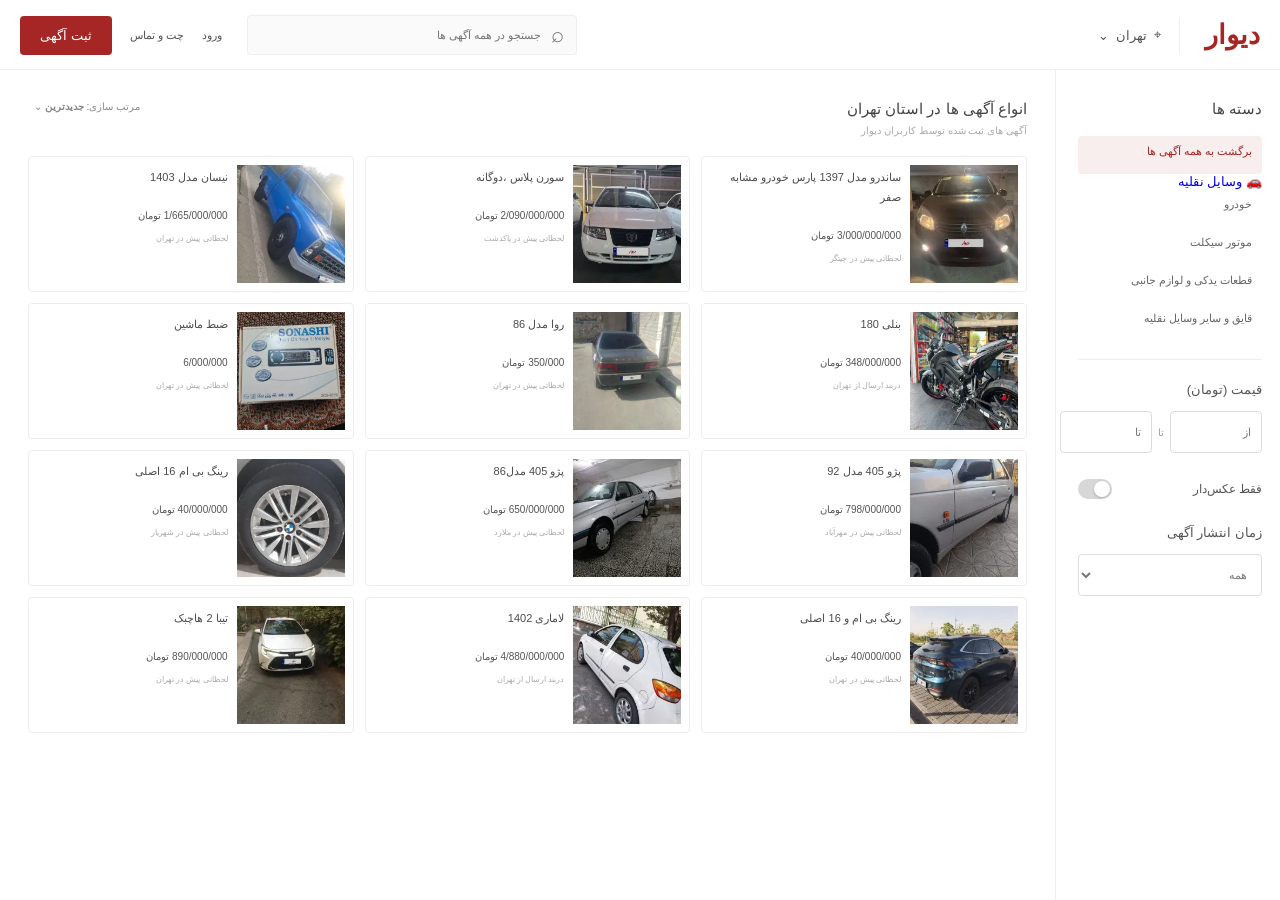
<file: khodro.html>
<!DOCTYPE html>
<html lang="fa" dir="rtl"></html>
<head>
    <meta charset="UTF-8">
    <meta name="viewport" content="width=device-width, initial-scale=1.0">
    <title>Document</title>
    <link rel="stylesheet" href="khodro.css">
</head>
<body>
    <header>
        <div class="header">

            <div class="logo">دیوار</div>

            <div class="city">
                <span>⌖</span>
                <span>تهران</span>
                <span>⌄</span>
            </div>

            <div class="search">
                <span>⌕</span>
                <input type="text" placeholder="جستجو در همه آگهی ها">
            </div>

            <div class="menu">
                <a href="#">ورود</a>
                <a href="#">چت و تماس</a>
                <button>ثبت آگهی</button>
            </div>

        </div>
    </header>

    <div class="page">

        <!-- دسته بندی های سمت راست -->
        <aside class="categories">

            <h3>دسته ها</h3>

            <a class="a" href="index.html"><div class="category selected">برگشت به همه آگهی ها</div></a>
           <a class="a" href="amlok.html"> <div class="cate">🚗 وسایل نقلیه</div></a>
           <a class="a" href=""> <div class="category">خودرو</div></a>
            <a class="a" href=""><div class="category"> موتور سیکلت</div></a>
            <a class="a" href=""><div class="category">قطعات یدکی و لوازم جانبی</div></a>
            <a class="a" href=""><div class="category"> قایق و سایر وسایل نقلیه</div></a>
            
            
            

            <div class="filter-line"></div>

            <section class="filter">
                <h3>قیمت (تومان)</h3>

                <div class="price-box">
                    <input type="text" placeholder="از">
                    <span>تا</span>
                    <input type="text" placeholder="تا">
                </div>
            </section>

            <section class="filter image-filter">
                <span>فقط عکس‌دار</span>

                <label class="switch">
                    <input type="checkbox">
                    <span class="slider"></span>
                </label>
            </section>

            <section class="filter">
                <h3>زمان انتشار آگهی</h3>

                <select>
                    <option>همه</option>
                    <option>امروز</option>
                    <option>سه روز گذشته</option>
                    <option>هفته گذشته</option>
                </select>
            </section>

        </aside>

        <main class="content">

            <div class="top-content">
                <div>
                    <h1>انواع آگهی ها در استان تهران</h1>
                    <p>آگهی های ثبت شده توسط کاربران دیوار</p>
                </div>

                <button class="sort">
                    مرتب سازی: <b>جدیدترین</b> ⌄
                </button>
            </div>

            <div class="ads">

                <div class="ad">
                    <img src="car1.webp" alt="" class="img1">
                    <div class="ad-text">
                        <h2>ساندرو مدل 1397 پارس  خودرو مشابه صفر</h2>
                        <p>3/000/000/000 تومان</p>
                        <small>لحظاتی پیش در چیتگر</small>
                    </div>
                </div>

                <div class="ad">
                    <img src="car2.webp" alt="" class="img1">
                    <div class="ad-text">
                        <h2>سورن پلاس ،دوگانه</h2>
                        <p>2/090/000/000 تومان</p>
                        <small>لحظاتی پیش در پاکدشت</small>
                    </div>
                </div>

                <div class="ad">
                    <img src="car3.webp" alt="" class="img1">
                    <div class="ad-text">
                        <h2>نیسان مدل 1403</h2>
                        <p>1/665/000/000 تومان</p>
                        <small>لحظاتی پیش در تهران</small>
                    </div>
                </div>

                <div class="ad">
                    <img src="car4.webp" alt="" class="img1">
                    <div class="ad-text">
                        <h2>بنلی 180</h2>
                        <p>348/000/000 تومان</p>
                        <small>دربند ارسال از تهران</small>
                    </div>
                </div>

                <div class="ad">
                    <img src="car5.webp" alt="" class="img1">
                    <div class="ad-text">
                        <h2>روا مدل 86</h2>
                        <p>350/000 تومان</p>
                        <small>لحظاتی پیش در تهران</small>
                    </div>
                </div>

                <div class="ad">
                    <img src="car6.webp" alt="" class="img1">
                    <div class="ad-text">
                        <h2>ضبط ماشین</h2>
                        <p>6/000/000</p>
                        <small>لحظاتی پیش در تهران</small>
                    </div>
                </div>

                <div class="ad">
                    <img src="car7.webp" alt="" class="img1">
                    <div class="ad-text">
                        <h2>پژو 405 مدل 92</h2>
                        <p>798/000/000 تومان</p>
                        <small>لحظاتی پیش در مهرآباد</small>
                    </div>
                </div>

                <div class="ad">
                    <img src="car8.webp" alt="" class="img1">
                    <div class="ad-text">
                        <h2>پژو 405 مدل86</h2>
                        <p>650/000/000 تومان</p>
                        <small>لحظاتی پیش در ملارد</small>
                    </div>
                </div>

                <div class="ad">
                    <img src="car9.webp" alt="" class="img1">
                    <div class="ad-text">
                        <h2>رینگ بی ام 16 اصلی</h2>
                        <p>40/000/000 تومان</p>
                        <small>لحظاتی پیش در شهریار</small>
                    </div>
                </div>

                <div class="ad">
                    <img src="car10.webp" alt="" class="img1">
                    <div class="ad-text">
                        <h2>رینگ بی ام و 16 اصلی</h2>
                        <p>40/000/000 تومان</p>
                        <small>لحظاتی پیش در تهران</small>
                    </div>
                </div>

                <div class="ad">
                    <img src="car11.webp" alt="" class="img1">
                    <div class="ad-text">
                        <h2>لاماری 1402</h2>
                        <p>4/880/000/000 تومان</p>
                        <small>دربند ارسال از تهران</small>
                    </div>
                </div>

                <div class="ad">
                    <img src="car12.webp" alt="" class="img1">
                    <div class="ad-text">
                        <h2>تیبا 2 هاچبک</h2>
                        <p>890/000/000 تومان</p>
                        <small>لحظاتی پیش در تهران</small>
                    </div>
                </div>

            </div>
        </main>
    </div>
</body>
</html>
</file>
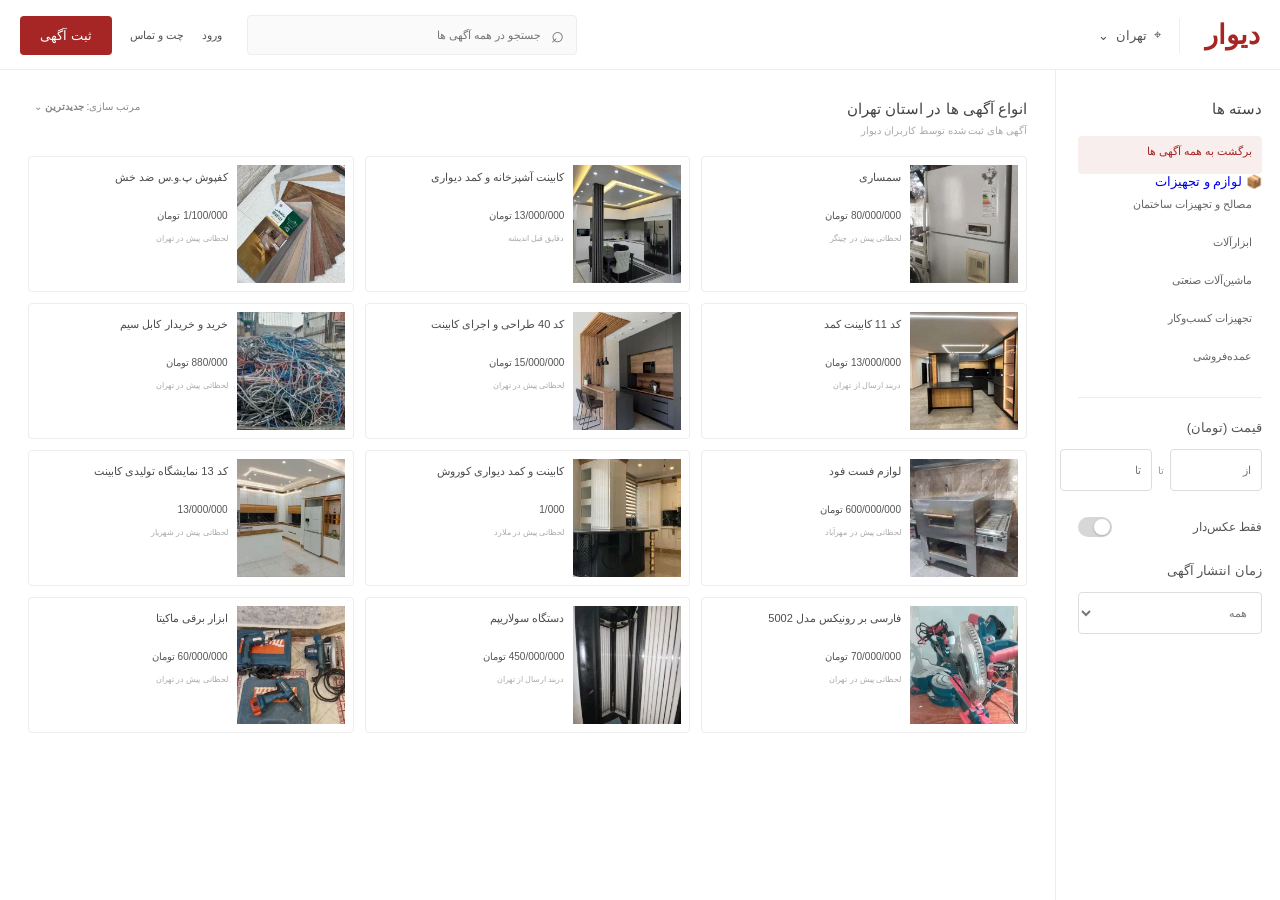
<file: tag.html>
<!DOCTYPE html>
<html lang="fa" dir="rtl"></html>
<head>
    <meta charset="UTF-8">
    <meta name="viewport" content="width=device-width, initial-scale=1.0">
    <title>Document</title>
    <link rel="stylesheet" href="tag.css">
</head>
<body>
    <header>
        <div class="header">

            <div class="logo">دیوار</div>

            <div class="city">
                <span>⌖</span>
                <span>تهران</span>
                <span>⌄</span>
            </div>

            <div class="search">
                <span>⌕</span>
                <input type="text" placeholder="جستجو در همه آگهی ها">
            </div>

            <div class="menu">
                <a href="#">ورود</a>
                <a href="#">چت و تماس</a>
                <button>ثبت آگهی</button>
            </div>

        </div>
    </header>

    <div class="page">

        <!-- دسته بندی های سمت راست -->
        <aside class="categories">

            <h3>دسته ها</h3>

            <a class="a" href="index.html"><div class="category selected">برگشت به همه آگهی ها</div></a>
           <a class="a" href="amlok.html"> <div class="cate">📦 لوازم و تجهیزات</div></a>
           <a class="a" href=""> <div class="category">مصالح و تجهیزات ساختمان</div></a>
            <a class="a" href=""><div class="category">ابزارآلات</div></a>
            <a class="a" href=""><div class="category">ماشین‌آلات صنعتی</div></a>
            <a class="a" href=""><div class="category"> تجهیزات کسب‌وکار</div></a>
            <a class="a" href=""> <div class="category">عمده‌فروشی</div></a>
            
            
            

            <div class="filter-line"></div>

            <section class="filter">
                <h3>قیمت (تومان)</h3>

                <div class="price-box">
                    <input type="text" placeholder="از">
                    <span>تا</span>
                    <input type="text" placeholder="تا">
                </div>
            </section>

            <section class="filter image-filter">
                <span>فقط عکس‌دار</span>

                <label class="switch">
                    <input type="checkbox">
                    <span class="slider"></span>
                </label>
            </section>

            <section class="filter">
                <h3>زمان انتشار آگهی</h3>

                <select>
                    <option>همه</option>
                    <option>امروز</option>
                    <option>سه روز گذشته</option>
                    <option>هفته گذشته</option>
                </select>
            </section>

        </aside>

        <main class="content">

            <div class="top-content">
                <div>
                    <h1>انواع آگهی ها در استان تهران</h1>
                    <p>آگهی های ثبت شده توسط کاربران دیوار</p>
                </div>

                <button class="sort">
                    مرتب سازی: <b>جدیدترین</b> ⌄
                </button>
            </div>

            <div class="ads">

                <div class="ad">
                    <img src="tag1.webp" alt="" class="img1">
                    <div class="ad-text">
                        <h2>سمساری</h2>
                        <p>80/000/000 تومان</p>
                        <small>لحظاتی پیش در چیتگر</small>
                    </div>
                </div>

                <div class="ad">
                    <img src="tag2.webp" alt="" class="img1">
                    <div class="ad-text">
                        <h2>کابینت آشپزخانه و کمد دیواری</h2>
                        <p>13/000/000 تومان</p>
                        <small>دقایق قبل اندیشه</small>
                    </div>
                </div>

                <div class="ad">
                    <img src="tag3.webp" alt="" class="img1">
                    <div class="ad-text">
                        <h2>کفپوش پ.و.س ضد خش</h2>
                        <p>1/100/000 تومان</p>
                        <small>لحظاتی پیش در تهران</small>
                    </div>
                </div>

                <div class="ad">
                    <img src="tag4.webp" alt="" class="img1">
                    <div class="ad-text">
                        <h2>کد 11 کابینت کمد</h2>
                        <p>13/000/000 تومان</p>
                        <small>دربند ارسال از تهران</small>
                    </div>
                </div>

                <div class="ad">
                    <img src="tag5.webp" alt="" class="img1">
                    <div class="ad-text">
                        <h2>کد 40 طراحی و اجرای کابینت</h2>
                        <p>15/000/000 تومان</p>
                        <small>لحظاتی پیش در تهران</small>
                    </div>
                </div>

                <div class="ad">
                    <img src="tag6.webp" alt="" class="img1">
                    <div class="ad-text">
                        <h2>خرید و خریدار کابل سیم</h2>
                        <p>880/000 تومان</p>
                        <small>لحظاتی پیش در تهران</small>
                    </div>
                </div>

                <div class="ad">
                    <img src="tag7.webp" alt="" class="img1">
                    <div class="ad-text">
                        <h2>لوازم فست فود</h2>
                        <p>600/000/000 تومان</p>
                        <small>لحظاتی پیش در مهرآباد</small>
                    </div>
                </div>

                <div class="ad">
                    <img src="tag9.webp" alt="" class="img1">
                    <div class="ad-text">
                        <h2>کابینت و کمد دیواری کوروش</h2>
                        <p>1/000</p>
                        <small>لحظاتی پیش در ملارد</small>
                    </div>
                </div>

                <div class="ad">
                    <img src="tag8.webp" alt="" class="img1">
                    <div class="ad-text">
                        <h2>کد 13 نمایشگاه تولیدی کابینت</h2>
                        <p>13/000/000</p>
                        <small>لحظاتی پیش در شهریار</small>
                    </div>
                </div>

                <div class="ad">
                    <img src="tag10.webp" alt="" class="img1">
                    <div class="ad-text">
                        <h2>فارسی بر رونیکس مدل 5002</h2>
                        <p>70/000/000 تومان</p>
                        <small>لحظاتی پیش در تهران</small>
                    </div>
                </div>

                <div class="ad">
                    <img src="tag11.webp" alt="" class="img1">
                    <div class="ad-text">
                        <h2>دستگاه سولاریپم</h2>
                        <p>450/000/000 تومان</p>
                        <small>دربند ارسال از تهران</small>
                    </div>
                </div>

                <div class="ad">
                    <img src="tag12.webp" alt="" class="img1">
                    <div class="ad-text">
                        <h2>ابزار برقی ماکیتا</h2>
                        <p>60/000/000 تومان</p>
                        <small>لحظاتی پیش در تهران</small>
                    </div>
                </div>

            </div>
        </main>
    </div>
</body>
</html>
</file>
<file: style.css>
* {
    box-sizing: border-box;
}

body {
    margin: 0;
    background: white;
    color: #444;
    font-family: Tahoma, Arial, sans-serif;
    font-size: 13px;
}

/* هدر */
header {
    height: 70px;
    border-bottom: 1px solid #eeeeee;
    background: #fff;
}

.header {
    max-width: 1300px;
    height: 70px;
    margin: auto;
    padding: 0 20px;

    display: flex;
    align-items: center;
    gap: 25px;
}

.logo {
    color: #a62626;
    font-size: 27px;
    font-weight: bold;
}

.city {
    height: 35px;
    padding-right: 18px;
    border-right: 1px solid #eeeeee;

    display: flex;
    align-items: center;
    gap: 7px;

    color: #555;
}

.search {
    width: 330px;
    height: 40px;
    margin-right: auto;

    display: flex;
    align-items: center;
    gap: 8px;

    padding: 0 12px;
    background: #fafafa;
    border: 1px solid #eeeeee;
    border-radius: 4px;
}

.search span {
    font-size: 22px;
    color: #777;
}

.search input {
    width: 100%;
    border: none;
    outline: none;
    background: transparent;

    font-family: inherit;
    font-size: 11px;
}

.menu {
    display: flex;
    align-items: center;
    gap: 18px;
}

.menu a {
    color: #555;
    text-decoration: none;
    font-size: 11px;
}

.menu button {
    border: none;
    background: #a62626;
    color: white;
    border-radius: 4px;

    padding: 12px 20px;
    font-family: inherit;
    cursor: pointer;
}

/* صفحه اصلی */
.page {
    max-width: 1300px;
    min-height: calc(100vh - 70px);
    margin: auto;

    display: flex;
}

/* دسته ها */
.categories {
    width: 225px;
    flex-shrink: 0;

    padding: 30px 18px 40px 22px;
    border-left: 1px solid #eeeeee;
}

.categories h3 {
    margin: 0 0 18px;
    font-size: 15px;
    font-weight: normal;
}

.category {
    min-height: 38px;
    padding: 9px 10px;

    border-radius: 4px;
    color: #666;
    cursor: pointer;

    font-size: 11px;
}

.category:hover {
    background: #fafafa;
}

.category.selected {
    background: #f8eeee;
    color: #a62626;
}

/* قسمت آگهی ها */
.content {
    flex: 1;
    padding: 30px 28px;
}

.top-content {
    display: flex;
    justify-content: space-between;
    align-items: flex-start;

    margin-bottom: 20px;
}

.top-content h1 {
    margin: 0 0 7px;
    font-size: 15px;
    font-weight: normal;
}

.top-content p {
    margin: 0;
    color: #aaa;
    font-size: 10px;
}

.sort {
    border: none;
    background: white;
    color: #888;
    font-family: inherit;
    font-size: 10px;
}

/* کارت های آگهی */
.ads {
    display: grid;
    grid-template-columns: repeat(3, 1fr);
    gap: 11px;
}

.ad {
    height: 136px;
    padding: 8px;

    border: 1px solid #ededed;
    border-radius: 4px;

    display: flex;
    gap: 9px;

    cursor: pointer;
    background: white;
}

.ad:hover {
    border-color: #d5d5d5;
    box-shadow: 0 2px 10px rgba(0, 0, 0, .05);
}

.photo {
    width: 108px;
    min-width: 108px;
    height: 118px;

    position: relative;
    overflow: hidden;

    border-radius: 4px;
}

.photo span {
    position: absolute;
    top: 5px;
    right: 5px;

    padding: 3px 5px;
    border-radius: 3px;

    background: rgba(40, 40, 40, .6);
    color: white;
    font-size: 8px;
}

.img1{
    width: 108px;
    min-width: 108px;
    height: 118px;
}


.ad-text {
    flex: 1;
    min-width: 0;
    padding-top: 3px;
}

.ad-text h2 {
    margin: 0 0 22px;

    color: #4c4c4c;
    font-size: 11px;
    font-weight: normal;
    line-height: 1.8;
}

.ad-text p {
    margin: 0 0 8px;
    color: #555;
    font-size: 10px;
}

.ad-text small {
    color: #aaa;
    font-size: 8px;
}

/* نمایش در صفحه کوچک */
@media (max-width: 1050px) {
    .ads {
        grid-template-columns: repeat(2, 1fr);
    }

    .search {
        width: 250px;
    }
}

@media (max-width: 750px) {
    .header {
        height: auto;
        padding: 10px;
        flex-wrap: wrap;
    }

    header {
        height: auto;
    }

    .search {
        width: 100%;
        order: 5;
        margin: 0;
    }

    .menu a {
        display: none;
    }

    .page {
        display: block;
    }

    .categories {
        width: 100%;
        border-left: none;
        border-bottom: 1px solid #eee;
        padding: 15px;
    }

    .category {
        display: inline-block;
        margin: 2px;
    }

    .content {
        padding: 20px 12px;
    }

    .ads {
        grid-template-columns: 1fr;
    }
}


/* فیلترهای پایین دسته‌ها */
.filter-line {
    height: 1px;
    margin: 18px 0 22px;
    background: #eeeeee;
}

.filter {
    margin-bottom: 26px;
}

.filter h3 {
    margin: 0 0 14px;
    font-size: 13px;
    font-weight: normal;
    color: #555;
}

.price-box {
    display: flex;
    align-items: center;
    gap: 6px;
}

.price-box input {
    width: 92px;
    height: 42px;
    padding: 0 10px;
    border: 1px solid #dddddd;
    border-radius: 4px;
    outline: none;
    font-family: inherit;
    font-size: 11px;
}

.price-box span {
    color: #999;
    font-size: 10px;
}

.image-filter {
    display: flex;
    align-items: center;
    justify-content: space-between;
    color: #555;
    font-size: 12px;
}

/* سوییچ بدون جاوا اسکریپت */
.switch {
    position: relative;
    width: 34px;
    height: 20px;
    display: inline-block;
}

.switch input {
    display: none;
}

.slider {
    position: absolute;
    inset: 0;
    background: #d7d7d7;
    border-radius: 20px;
    cursor: pointer;
}

.slider:before {
    content: "";
    position: absolute;
    width: 16px;
    height: 16px;
    right: 2px;
    top: 2px;
    background: white;
    border-radius: 50%;
    box-shadow: 0 1px 3px rgba(0,0,0,.2);
    transition: .2s;
}

.switch input:checked + .slider {
    background: #a62626;
}

.switch input:checked + .slider:before {
    transform: translateX(-14px);
}

.filter select {
    width: 100%;
    height: 42px;
    padding: 0 10px;
    border: 1px solid #dddddd;
    border-radius: 4px;
    background: white;
    color: #777;
    outline: none;
    font-family: inherit;
    font-size: 11px;
}

.a{
    text-decoration: none;
}
</file>
<file: amlok.css>
* {
    box-sizing: border-box;
}

body {
    margin: 0;
    background: white;
    color: #444;
    font-family: Tahoma, Arial, sans-serif;
    font-size: 13px;
}

/* هدر */
header {
    height: 70px;
    border-bottom: 1px solid #eeeeee;
    background: #fff;
}

.header {
    max-width: 1300px;
    height: 70px;
    margin: auto;
    padding: 0 20px;

    display: flex;
    align-items: center;
    gap: 25px;
}

.logo {
    color: #a62626;
    font-size: 27px;
    font-weight: bold;
}

.city {
    height: 35px;
    padding-right: 18px;
    border-right: 1px solid #eeeeee;

    display: flex;
    align-items: center;
    gap: 7px;

    color: #555;
}

.search {
    width: 330px;
    height: 40px;
    margin-right: auto;

    display: flex;
    align-items: center;
    gap: 8px;

    padding: 0 12px;
    background: #fafafa;
    border: 1px solid #eeeeee;
    border-radius: 4px;
}

.search span {
    font-size: 22px;
    color: #777;
}

.search input {
    width: 100%;
    border: none;
    outline: none;
    background: transparent;

    font-family: inherit;
    font-size: 11px;
}

.menu {
    display: flex;
    align-items: center;
    gap: 18px;
}

.menu a {
    color: #555;
    text-decoration: none;
    font-size: 11px;
}

.menu button {
    border: none;
    background: #a62626;
    color: white;
    border-radius: 4px;

    padding: 12px 20px;
    font-family: inherit;
    cursor: pointer;
}

/* صفحه اصلی */
.page {
    max-width: 1300px;
    min-height: calc(100vh - 70px);
    margin: auto;

    display: flex;
}

/* دسته ها */
.categories {
    width: 225px;
    flex-shrink: 0;

    padding: 30px 18px 40px 22px;
    border-left: 1px solid #eeeeee;
}

.categories h3 {
    margin: 0 0 18px;
    font-size: 15px;
    font-weight: normal;
}

.category {
    min-height: 38px;
    padding: 9px 10px;

    border-radius: 4px;
    color: #666;
    cursor: pointer;

    font-size: 11px;
}

.gate{
     min-height: 38px;
    padding: 9px 13px;
    
    border-radius: 4px;
    color: #000000;
    cursor: pointer;

    font-size: 15px;
}

.category:hover {
    background: #fafafa;
}

.category.selected {
    background: #f8eeee;
    color: #a62626;
}

/* قسمت آگهی ها */
.content {
    flex: 1;
    padding: 30px 28px;
}

.top-content {
    display: flex;
    justify-content: space-between;
    align-items: flex-start;

    margin-bottom: 20px;
}

.top-content h1 {
    margin: 0 0 7px;
    font-size: 15px;
    font-weight: normal;
}

.top-content p {
    margin: 0;
    color: #aaa;
    font-size: 10px;
}

.sort {
    border: none;
    background: white;
    color: #888;
    font-family: inherit;
    font-size: 10px;
}

/* کارت های آگهی */
.ads {
    display: grid;
    grid-template-columns: repeat(3, 1fr);
    gap: 11px;
}

.ad {
    height: 136px;
    padding: 8px;

    border: 1px solid #ededed;
    border-radius: 4px;

    display: flex;
    gap: 9px;

    cursor: pointer;
    background: white;
}

.ad:hover {
    border-color: #d5d5d5;
    box-shadow: 0 2px 10px rgba(0, 0, 0, .05);
}

.photo {
    width: 108px;
    min-width: 108px;
    height: 118px;

    position: relative;
    overflow: hidden;

    border-radius: 4px;
}

.photo span {
    position: absolute;
    top: 5px;
    right: 5px;

    padding: 3px 5px;
    border-radius: 3px;

    background: rgba(40, 40, 40, .6);
    color: white;
    font-size: 8px;
}

.img1{
    width: 108px;
    min-width: 108px;
    height: 118px;
}


.ad-text {
    flex: 1;
    min-width: 0;
    padding-top: 3px;
}

.ad-text h2 {
    margin: 0 0 22px;

    color: #4c4c4c;
    font-size: 11px;
    font-weight: normal;
    line-height: 1.8;
}

.ad-text p {
    margin: 0 0 8px;
    color: #555;
    font-size: 10px;
}

.ad-text small {
    color: #aaa;
    font-size: 8px;
}

/* نمایش در صفحه کوچک */
@media (max-width: 1050px) {
    .ads {
        grid-template-columns: repeat(2, 1fr);
    }

    .search {
        width: 250px;
    }
}

@media (max-width: 750px) {
    .header {
        height: auto;
        padding: 10px;
        flex-wrap: wrap;
    }

    header {
        height: auto;
    }

    .search {
        width: 100%;
        order: 5;
        margin: 0;
    }

    .menu a {
        display: none;
    }

    .page {
        display: block;
    }

    .categories {
        width: 100%;
        border-left: none;
        border-bottom: 1px solid #eee;
        padding: 15px;
    }

    .category {
        display: inline-block;
        margin: 2px;
    }

    .content {
        padding: 20px 12px;
    }

    .ads {
        grid-template-columns: 1fr;
    }
}


/* فیلترهای پایین دسته‌ها */
.filter-line {
    height: 1px;
    margin: 18px 0 22px;
    background: #eeeeee;
}

.filter {
    margin-bottom: 26px;
}

.filter h3 {
    margin: 0 0 14px;
    font-size: 13px;
    font-weight: normal;
    color: #555;
}

.price-box {
    display: flex;
    align-items: center;
    gap: 6px;
}

.price-box input {
    width: 92px;
    height: 42px;
    padding: 0 10px;
    border: 1px solid #dddddd;
    border-radius: 4px;
    outline: none;
    font-family: inherit;
    font-size: 11px;
}

.price-box span {
    color: #999;
    font-size: 10px;
}

.image-filter {
    display: flex;
    align-items: center;
    justify-content: space-between;
    color: #555;
    font-size: 12px;
}

/* سوییچ بدون جاوا اسکریپت */
.switch {
    position: relative;
    width: 34px;
    height: 20px;
    display: inline-block;
}

.switch input {
    display: none;
}

.slider {
    position: absolute;
    inset: 0;
    background: #d7d7d7;
    border-radius: 20px;
    cursor: pointer;
}

.slider:before {
    content: "";
    position: absolute;
    width: 16px;
    height: 16px;
    right: 2px;
    top: 2px;
    background: white;
    border-radius: 50%;
    box-shadow: 0 1px 3px rgba(0,0,0,.2);
    transition: .2s;
}

.switch input:checked + .slider {
    background: #a62626;
}

.switch input:checked + .slider:before {
    transform: translateX(-14px);
}

.filter select {
    width: 100%;
    height: 42px;
    padding: 0 10px;
    border: 1px solid #dddddd;
    border-radius: 4px;
    background: white;
    color: #777;
    outline: none;
    font-family: inherit;
    font-size: 11px;
}

.a{
    text-decoration: none;
}
</file>
<file: animal.css>
* {
    box-sizing: border-box;
}

body {
    margin: 0;
    background: white;
    color: #444;
    font-family: Tahoma, Arial, sans-serif;
    font-size: 13px;
}

/* هدر */
header {
    height: 70px;
    border-bottom: 1px solid #eeeeee;
    background: #fff;
}

.header {
    max-width: 1300px;
    height: 70px;
    margin: auto;
    padding: 0 20px;

    display: flex;
    align-items: center;
    gap: 25px;
}

.logo {
    color: #a62626;
    font-size: 27px;
    font-weight: bold;
}

.city {
    height: 35px;
    padding-right: 18px;
    border-right: 1px solid #eeeeee;

    display: flex;
    align-items: center;
    gap: 7px;

    color: #555;
}

.search {
    width: 330px;
    height: 40px;
    margin-right: auto;

    display: flex;
    align-items: center;
    gap: 8px;

    padding: 0 12px;
    background: #fafafa;
    border: 1px solid #eeeeee;
    border-radius: 4px;
}

.search span {
    font-size: 22px;
    color: #777;
}

.search input {
    width: 100%;
    border: none;
    outline: none;
    background: transparent;

    font-family: inherit;
    font-size: 11px;
}

.menu {
    display: flex;
    align-items: center;
    gap: 18px;
}

.menu a {
    color: #555;
    text-decoration: none;
    font-size: 11px;
}

.menu button {
    border: none;
    background: #a62626;
    color: white;
    border-radius: 4px;

    padding: 12px 20px;
    font-family: inherit;
    cursor: pointer;
}

/* صفحه اصلی */
.page {
    max-width: 1300px;
    min-height: calc(100vh - 70px);
    margin: auto;

    display: flex;
}

/* دسته ها */
.categories {
    width: 225px;
    flex-shrink: 0;

    padding: 30px 18px 40px 22px;
    border-left: 1px solid #eeeeee;
}

.categories h3 {
    margin: 0 0 18px;
    font-size: 15px;
    font-weight: normal;
}

.category {
    min-height: 38px;
    padding: 9px 10px;

    border-radius: 4px;
    color: #666;
    cursor: pointer;

    font-size: 11px;
}

.gate{
     min-height: 38px;
    padding: 9px 13px;
    
    border-radius: 4px;
    color: #000000;
    cursor: pointer;

    font-size: 15px;
}

.category:hover {
    background: #fafafa;
}

.category.selected {
    background: #f8eeee;
    color: #a62626;
}

/* قسمت آگهی ها */
.content {
    flex: 1;
    padding: 30px 28px;
}

.top-content {
    display: flex;
    justify-content: space-between;
    align-items: flex-start;

    margin-bottom: 20px;
}

.top-content h1 {
    margin: 0 0 7px;
    font-size: 15px;
    font-weight: normal;
}

.top-content p {
    margin: 0;
    color: #aaa;
    font-size: 10px;
}

.sort {
    border: none;
    background: white;
    color: #888;
    font-family: inherit;
    font-size: 10px;
}

/* کارت های آگهی */
.ads {
    display: grid;
    grid-template-columns: repeat(3, 1fr);
    gap: 11px;
}

.ad {
    height: 136px;
    padding: 8px;

    border: 1px solid #ededed;
    border-radius: 4px;

    display: flex;
    gap: 9px;

    cursor: pointer;
    background: white;
}

.ad:hover {
    border-color: #d5d5d5;
    box-shadow: 0 2px 10px rgba(0, 0, 0, .05);
}

.photo {
    width: 108px;
    min-width: 108px;
    height: 118px;

    position: relative;
    overflow: hidden;

    border-radius: 4px;
}

.photo span {
    position: absolute;
    top: 5px;
    right: 5px;

    padding: 3px 5px;
    border-radius: 3px;

    background: rgba(40, 40, 40, .6);
    color: white;
    font-size: 8px;
}

.img1{
    width: 108px;
    min-width: 108px;
    height: 118px;
}


.ad-text {
    flex: 1;
    min-width: 0;
    padding-top: 3px;
}

.ad-text h2 {
    margin: 0 0 22px;

    color: #4c4c4c;
    font-size: 11px;
    font-weight: normal;
    line-height: 1.8;
}

.ad-text p {
    margin: 0 0 8px;
    color: #555;
    font-size: 10px;
}

.ad-text small {
    color: #aaa;
    font-size: 8px;
}

/* نمایش در صفحه کوچک */
@media (max-width: 1050px) {
    .ads {
        grid-template-columns: repeat(2, 1fr);
    }

    .search {
        width: 250px;
    }
}

@media (max-width: 750px) {
    .header {
        height: auto;
        padding: 10px;
        flex-wrap: wrap;
    }

    header {
        height: auto;
    }

    .search {
        width: 100%;
        order: 5;
        margin: 0;
    }

    .menu a {
        display: none;
    }

    .page {
        display: block;
    }

    .categories {
        width: 100%;
        border-left: none;
        border-bottom: 1px solid #eee;
        padding: 15px;
    }

    .category {
        display: inline-block;
        margin: 2px;
    }

    .content {
        padding: 20px 12px;
    }

    .ads {
        grid-template-columns: 1fr;
    }
}


/* فیلترهای پایین دسته‌ها */
.filter-line {
    height: 1px;
    margin: 18px 0 22px;
    background: #eeeeee;
}

.filter {
    margin-bottom: 26px;
}

.filter h3 {
    margin: 0 0 14px;
    font-size: 13px;
    font-weight: normal;
    color: #555;
}

.price-box {
    display: flex;
    align-items: center;
    gap: 6px;
}

.price-box input {
    width: 92px;
    height: 42px;
    padding: 0 10px;
    border: 1px solid #dddddd;
    border-radius: 4px;
    outline: none;
    font-family: inherit;
    font-size: 11px;
}

.price-box span {
    color: #999;
    font-size: 10px;
}

.image-filter {
    display: flex;
    align-items: center;
    justify-content: space-between;
    color: #555;
    font-size: 12px;
}

/* سوییچ بدون جاوا اسکریپت */
.switch {
    position: relative;
    width: 34px;
    height: 20px;
    display: inline-block;
}

.switch input {
    display: none;
}

.slider {
    position: absolute;
    inset: 0;
    background: #d7d7d7;
    border-radius: 20px;
    cursor: pointer;
}

.slider:before {
    content: "";
    position: absolute;
    width: 16px;
    height: 16px;
    right: 2px;
    top: 2px;
    background: white;
    border-radius: 50%;
    box-shadow: 0 1px 3px rgba(0,0,0,.2);
    transition: .2s;
}

.switch input:checked + .slider {
    background: #a62626;
}

.switch input:checked + .slider:before {
    transform: translateX(-14px);
}

.filter select {
    width: 100%;
    height: 42px;
    padding: 0 10px;
    border: 1px solid #dddddd;
    border-radius: 4px;
    background: white;
    color: #777;
    outline: none;
    font-family: inherit;
    font-size: 11px;
}

.a{
    text-decoration: none;
}
</file>
<file: digi.css>
* {
    box-sizing: border-box;
}

body {
    margin: 0;
    background: white;
    color: #444;
    font-family: Tahoma, Arial, sans-serif;
    font-size: 13px;
}

/* هدر */
header {
    height: 70px;
    border-bottom: 1px solid #eeeeee;
    background: #fff;
}

.header {
    max-width: 1300px;
    height: 70px;
    margin: auto;
    padding: 0 20px;

    display: flex;
    align-items: center;
    gap: 25px;
}

.logo {
    color: #a62626;
    font-size: 27px;
    font-weight: bold;
}

.city {
    height: 35px;
    padding-right: 18px;
    border-right: 1px solid #eeeeee;

    display: flex;
    align-items: center;
    gap: 7px;

    color: #555;
}

.search {
    width: 330px;
    height: 40px;
    margin-right: auto;

    display: flex;
    align-items: center;
    gap: 8px;

    padding: 0 12px;
    background: #fafafa;
    border: 1px solid #eeeeee;
    border-radius: 4px;
}

.search span {
    font-size: 22px;
    color: #777;
}

.search input {
    width: 100%;
    border: none;
    outline: none;
    background: transparent;

    font-family: inherit;
    font-size: 11px;
}

.menu {
    display: flex;
    align-items: center;
    gap: 18px;
}

.menu a {
    color: #555;
    text-decoration: none;
    font-size: 11px;
}

.menu button {
    border: none;
    background: #a62626;
    color: white;
    border-radius: 4px;

    padding: 12px 20px;
    font-family: inherit;
    cursor: pointer;
}

/* صفحه اصلی */
.page {
    max-width: 1300px;
    min-height: calc(100vh - 70px);
    margin: auto;

    display: flex;
}

/* دسته ها */
.categories {
    width: 225px;
    flex-shrink: 0;

    padding: 30px 18px 40px 22px;
    border-left: 1px solid #eeeeee;
}

.categories h3 {
    margin: 0 0 18px;
    font-size: 15px;
    font-weight: normal;
}

.category {
    min-height: 38px;
    padding: 9px 10px;

    border-radius: 4px;
    color: #666;
    cursor: pointer;

    font-size: 11px;
}

.gate{
     min-height: 38px;
    padding: 9px 13px;
    
    border-radius: 4px;
    color: #000000;
    cursor: pointer;

    font-size: 15px;
}

.category:hover {
    background: #fafafa;
}

.category.selected {
    background: #f8eeee;
    color: #a62626;
}

/* قسمت آگهی ها */
.content {
    flex: 1;
    padding: 30px 28px;
}

.top-content {
    display: flex;
    justify-content: space-between;
    align-items: flex-start;

    margin-bottom: 20px;
}

.top-content h1 {
    margin: 0 0 7px;
    font-size: 15px;
    font-weight: normal;
}

.top-content p {
    margin: 0;
    color: #aaa;
    font-size: 10px;
}

.sort {
    border: none;
    background: white;
    color: #888;
    font-family: inherit;
    font-size: 10px;
}

/* کارت های آگهی */
.ads {
    display: grid;
    grid-template-columns: repeat(3, 1fr);
    gap: 11px;
}

.ad {
    height: 136px;
    padding: 8px;

    border: 1px solid #ededed;
    border-radius: 4px;

    display: flex;
    gap: 9px;

    cursor: pointer;
    background: white;
}

.ad:hover {
    border-color: #d5d5d5;
    box-shadow: 0 2px 10px rgba(0, 0, 0, .05);
}

.photo {
    width: 108px;
    min-width: 108px;
    height: 118px;

    position: relative;
    overflow: hidden;

    border-radius: 4px;
}

.photo span {
    position: absolute;
    top: 5px;
    right: 5px;

    padding: 3px 5px;
    border-radius: 3px;

    background: rgba(40, 40, 40, .6);
    color: white;
    font-size: 8px;
}

.img1{
    width: 108px;
    min-width: 108px;
    height: 118px;
}


.ad-text {
    flex: 1;
    min-width: 0;
    padding-top: 3px;
}

.ad-text h2 {
    margin: 0 0 22px;

    color: #4c4c4c;
    font-size: 11px;
    font-weight: normal;
    line-height: 1.8;
}

.ad-text p {
    margin: 0 0 8px;
    color: #555;
    font-size: 10px;
}

.ad-text small {
    color: #aaa;
    font-size: 8px;
}

/* نمایش در صفحه کوچک */
@media (max-width: 1050px) {
    .ads {
        grid-template-columns: repeat(2, 1fr);
    }

    .search {
        width: 250px;
    }
}

@media (max-width: 750px) {
    .header {
        height: auto;
        padding: 10px;
        flex-wrap: wrap;
    }

    header {
        height: auto;
    }

    .search {
        width: 100%;
        order: 5;
        margin: 0;
    }

    .menu a {
        display: none;
    }

    .page {
        display: block;
    }

    .categories {
        width: 100%;
        border-left: none;
        border-bottom: 1px solid #eee;
        padding: 15px;
    }

    .category {
        display: inline-block;
        margin: 2px;
    }

    .content {
        padding: 20px 12px;
    }

    .ads {
        grid-template-columns: 1fr;
    }
}


/* فیلترهای پایین دسته‌ها */
.filter-line {
    height: 1px;
    margin: 18px 0 22px;
    background: #eeeeee;
}

.filter {
    margin-bottom: 26px;
}

.filter h3 {
    margin: 0 0 14px;
    font-size: 13px;
    font-weight: normal;
    color: #555;
}

.price-box {
    display: flex;
    align-items: center;
    gap: 6px;
}

.price-box input {
    width: 92px;
    height: 42px;
    padding: 0 10px;
    border: 1px solid #dddddd;
    border-radius: 4px;
    outline: none;
    font-family: inherit;
    font-size: 11px;
}

.price-box span {
    color: #999;
    font-size: 10px;
}

.image-filter {
    display: flex;
    align-items: center;
    justify-content: space-between;
    color: #555;
    font-size: 12px;
}

/* سوییچ بدون جاوا اسکریپت */
.switch {
    position: relative;
    width: 34px;
    height: 20px;
    display: inline-block;
}

.switch input {
    display: none;
}

.slider {
    position: absolute;
    inset: 0;
    background: #d7d7d7;
    border-radius: 20px;
    cursor: pointer;
}

.slider:before {
    content: "";
    position: absolute;
    width: 16px;
    height: 16px;
    right: 2px;
    top: 2px;
    background: white;
    border-radius: 50%;
    box-shadow: 0 1px 3px rgba(0,0,0,.2);
    transition: .2s;
}

.switch input:checked + .slider {
    background: #a62626;
}

.switch input:checked + .slider:before {
    transform: translateX(-14px);
}

.filter select {
    width: 100%;
    height: 42px;
    padding: 0 10px;
    border: 1px solid #dddddd;
    border-radius: 4px;
    background: white;
    color: #777;
    outline: none;
    font-family: inherit;
    font-size: 11px;
}

.a{
    text-decoration: none;
}
</file>
<file: estekh.css>
* {
    box-sizing: border-box;
}

body {
    margin: 0;
    background: white;
    color: #444;
    font-family: Tahoma, Arial, sans-serif;
    font-size: 13px;
}

/* هدر */
header {
    height: 70px;
    border-bottom: 1px solid #eeeeee;
    background: #fff;
}

.header {
    max-width: 1300px;
    height: 70px;
    margin: auto;
    padding: 0 20px;

    display: flex;
    align-items: center;
    gap: 25px;
}

.logo {
    color: #a62626;
    font-size: 27px;
    font-weight: bold;
}

.city {
    height: 35px;
    padding-right: 18px;
    border-right: 1px solid #eeeeee;

    display: flex;
    align-items: center;
    gap: 7px;

    color: #555;
}

.search {
    width: 330px;
    height: 40px;
    margin-right: auto;

    display: flex;
    align-items: center;
    gap: 8px;

    padding: 0 12px;
    background: #fafafa;
    border: 1px solid #eeeeee;
    border-radius: 4px;
}

.search span {
    font-size: 22px;
    color: #777;
}

.search input {
    width: 100%;
    border: none;
    outline: none;
    background: transparent;

    font-family: inherit;
    font-size: 11px;
}

.menu {
    display: flex;
    align-items: center;
    gap: 18px;
}

.menu a {
    color: #555;
    text-decoration: none;
    font-size: 11px;
}

.menu button {
    border: none;
    background: #a62626;
    color: white;
    border-radius: 4px;

    padding: 12px 20px;
    font-family: inherit;
    cursor: pointer;
}

/* صفحه اصلی */
.page {
    max-width: 1300px;
    min-height: calc(100vh - 70px);
    margin: auto;

    display: flex;
}

/* دسته ها */
.categories {
    width: 225px;
    flex-shrink: 0;

    padding: 30px 18px 40px 22px;
    border-left: 1px solid #eeeeee;
}

.categories h3 {
    margin: 0 0 18px;
    font-size: 15px;
    font-weight: normal;
}

.category {
    min-height: 38px;
    padding: 9px 10px;

    border-radius: 4px;
    color: #666;
    cursor: pointer;

    font-size: 11px;
}

.gate{
     min-height: 38px;
    padding: 9px 13px;
    
    border-radius: 4px;
    color: #000000;
    cursor: pointer;

    font-size: 15px;
}

.category:hover {
    background: #fafafa;
}

.category.selected {
    background: #f8eeee;
    color: #a62626;
}

/* قسمت آگهی ها */
.content {
    flex: 1;
    padding: 30px 28px;
}

.top-content {
    display: flex;
    justify-content: space-between;
    align-items: flex-start;

    margin-bottom: 20px;
}

.top-content h1 {
    margin: 0 0 7px;
    font-size: 15px;
    font-weight: normal;
}

.top-content p {
    margin: 0;
    color: #aaa;
    font-size: 10px;
}

.sort {
    border: none;
    background: white;
    color: #888;
    font-family: inherit;
    font-size: 10px;
}

/* کارت های آگهی */
.ads {
    display: grid;
    grid-template-columns: repeat(3, 1fr);
    gap: 11px;
}

.ad {
    height: 136px;
    padding: 8px;

    border: 1px solid #ededed;
    border-radius: 4px;

    display: flex;
    gap: 9px;

    cursor: pointer;
    background: white;
}

.ad:hover {
    border-color: #d5d5d5;
    box-shadow: 0 2px 10px rgba(0, 0, 0, .05);
}

.photo {
    width: 108px;
    min-width: 108px;
    height: 118px;

    position: relative;
    overflow: hidden;

    border-radius: 4px;
}

.photo span {
    position: absolute;
    top: 5px;
    right: 5px;

    padding: 3px 5px;
    border-radius: 3px;

    background: rgba(40, 40, 40, .6);
    color: white;
    font-size: 8px;
}

.img1{
    width: 108px;
    min-width: 108px;
    height: 118px;
}


.ad-text {
    flex: 1;
    min-width: 0;
    padding-top: 3px;
}

.ad-text h2 {
    margin: 0 0 22px;

    color: #4c4c4c;
    font-size: 11px;
    font-weight: normal;
    line-height: 1.8;
}

.ad-text p {
    margin: 0 0 8px;
    color: #555;
    font-size: 10px;
}

.ad-text small {
    color: #aaa;
    font-size: 8px;
}

/* نمایش در صفحه کوچک */
@media (max-width: 1050px) {
    .ads {
        grid-template-columns: repeat(2, 1fr);
    }

    .search {
        width: 250px;
    }
}

@media (max-width: 750px) {
    .header {
        height: auto;
        padding: 10px;
        flex-wrap: wrap;
    }

    header {
        height: auto;
    }

    .search {
        width: 100%;
        order: 5;
        margin: 0;
    }

    .menu a {
        display: none;
    }

    .page {
        display: block;
    }

    .categories {
        width: 100%;
        border-left: none;
        border-bottom: 1px solid #eee;
        padding: 15px;
    }

    .category {
        display: inline-block;
        margin: 2px;
    }

    .content {
        padding: 20px 12px;
    }

    .ads {
        grid-template-columns: 1fr;
    }
}


/* فیلترهای پایین دسته‌ها */
.filter-line {
    height: 1px;
    margin: 18px 0 22px;
    background: #eeeeee;
}

.filter {
    margin-bottom: 26px;
}

.filter h3 {
    margin: 0 0 14px;
    font-size: 13px;
    font-weight: normal;
    color: #555;
}

.price-box {
    display: flex;
    align-items: center;
    gap: 6px;
}

.price-box input {
    width: 92px;
    height: 42px;
    padding: 0 10px;
    border: 1px solid #dddddd;
    border-radius: 4px;
    outline: none;
    font-family: inherit;
    font-size: 11px;
}

.price-box span {
    color: #999;
    font-size: 10px;
}

.image-filter {
    display: flex;
    align-items: center;
    justify-content: space-between;
    color: #555;
    font-size: 12px;
}

/* سوییچ بدون جاوا اسکریپت */
.switch {
    position: relative;
    width: 34px;
    height: 20px;
    display: inline-block;
}

.switch input {
    display: none;
}

.slider {
    position: absolute;
    inset: 0;
    background: #d7d7d7;
    border-radius: 20px;
    cursor: pointer;
}

.slider:before {
    content: "";
    position: absolute;
    width: 16px;
    height: 16px;
    right: 2px;
    top: 2px;
    background: white;
    border-radius: 50%;
    box-shadow: 0 1px 3px rgba(0,0,0,.2);
    transition: .2s;
}

.switch input:checked + .slider {
    background: #a62626;
}

.switch input:checked + .slider:before {
    transform: translateX(-14px);
}

.filter select {
    width: 100%;
    height: 42px;
    padding: 0 10px;
    border: 1px solid #dddddd;
    border-radius: 4px;
    background: white;
    color: #777;
    outline: none;
    font-family: inherit;
    font-size: 11px;
}

.a{
    text-decoration: none;
}
</file>
<file: game.css>
* {
    box-sizing: border-box;
}

body {
    margin: 0;
    background: white;
    color: #444;
    font-family: Tahoma, Arial, sans-serif;
    font-size: 13px;
}

/* هدر */
header {
    height: 70px;
    border-bottom: 1px solid #eeeeee;
    background: #fff;
}

.header {
    max-width: 1300px;
    height: 70px;
    margin: auto;
    padding: 0 20px;

    display: flex;
    align-items: center;
    gap: 25px;
}

.logo {
    color: #a62626;
    font-size: 27px;
    font-weight: bold;
}

.city {
    height: 35px;
    padding-right: 18px;
    border-right: 1px solid #eeeeee;

    display: flex;
    align-items: center;
    gap: 7px;

    color: #555;
}

.search {
    width: 330px;
    height: 40px;
    margin-right: auto;

    display: flex;
    align-items: center;
    gap: 8px;

    padding: 0 12px;
    background: #fafafa;
    border: 1px solid #eeeeee;
    border-radius: 4px;
}

.search span {
    font-size: 22px;
    color: #777;
}

.search input {
    width: 100%;
    border: none;
    outline: none;
    background: transparent;

    font-family: inherit;
    font-size: 11px;
}

.menu {
    display: flex;
    align-items: center;
    gap: 18px;
}

.menu a {
    color: #555;
    text-decoration: none;
    font-size: 11px;
}

.menu button {
    border: none;
    background: #a62626;
    color: white;
    border-radius: 4px;

    padding: 12px 20px;
    font-family: inherit;
    cursor: pointer;
}

/* صفحه اصلی */
.page {
    max-width: 1300px;
    min-height: calc(100vh - 70px);
    margin: auto;

    display: flex;
}

/* دسته ها */
.categories {
    width: 225px;
    flex-shrink: 0;

    padding: 30px 18px 40px 22px;
    border-left: 1px solid #eeeeee;
}

.categories h3 {
    margin: 0 0 18px;
    font-size: 15px;
    font-weight: normal;
}

.category {
    min-height: 38px;
    padding: 9px 10px;

    border-radius: 4px;
    color: #666;
    cursor: pointer;

    font-size: 11px;
}

.gate{
     min-height: 38px;
    padding: 9px 13px;
    
    border-radius: 4px;
    color: #000000;
    cursor: pointer;

    font-size: 15px;
}

.category:hover {
    background: #fafafa;
}

.category.selected {
    background: #f8eeee;
    color: #a62626;
}

/* قسمت آگهی ها */
.content {
    flex: 1;
    padding: 30px 28px;
}

.top-content {
    display: flex;
    justify-content: space-between;
    align-items: flex-start;

    margin-bottom: 20px;
}

.top-content h1 {
    margin: 0 0 7px;
    font-size: 15px;
    font-weight: normal;
}

.top-content p {
    margin: 0;
    color: #aaa;
    font-size: 10px;
}

.sort {
    border: none;
    background: white;
    color: #888;
    font-family: inherit;
    font-size: 10px;
}

/* کارت های آگهی */
.ads {
    display: grid;
    grid-template-columns: repeat(3, 1fr);
    gap: 11px;
}

.ad {
    height: 136px;
    padding: 8px;

    border: 1px solid #ededed;
    border-radius: 4px;

    display: flex;
    gap: 9px;

    cursor: pointer;
    background: white;
}

.ad:hover {
    border-color: #d5d5d5;
    box-shadow: 0 2px 10px rgba(0, 0, 0, .05);
}

.photo {
    width: 108px;
    min-width: 108px;
    height: 118px;

    position: relative;
    overflow: hidden;

    border-radius: 4px;
}

.photo span {
    position: absolute;
    top: 5px;
    right: 5px;

    padding: 3px 5px;
    border-radius: 3px;

    background: rgba(40, 40, 40, .6);
    color: white;
    font-size: 8px;
}

.img1{
    width: 108px;
    min-width: 108px;
    height: 118px;
}


.ad-text {
    flex: 1;
    min-width: 0;
    padding-top: 3px;
}

.ad-text h2 {
    margin: 0 0 22px;

    color: #4c4c4c;
    font-size: 11px;
    font-weight: normal;
    line-height: 1.8;
}

.ad-text p {
    margin: 0 0 8px;
    color: #555;
    font-size: 10px;
}

.ad-text small {
    color: #aaa;
    font-size: 8px;
}

/* نمایش در صفحه کوچک */
@media (max-width: 1050px) {
    .ads {
        grid-template-columns: repeat(2, 1fr);
    }

    .search {
        width: 250px;
    }
}

@media (max-width: 750px) {
    .header {
        height: auto;
        padding: 10px;
        flex-wrap: wrap;
    }

    header {
        height: auto;
    }

    .search {
        width: 100%;
        order: 5;
        margin: 0;
    }

    .menu a {
        display: none;
    }

    .page {
        display: block;
    }

    .categories {
        width: 100%;
        border-left: none;
        border-bottom: 1px solid #eee;
        padding: 15px;
    }

    .category {
        display: inline-block;
        margin: 2px;
    }

    .content {
        padding: 20px 12px;
    }

    .ads {
        grid-template-columns: 1fr;
    }
}


/* فیلترهای پایین دسته‌ها */
.filter-line {
    height: 1px;
    margin: 18px 0 22px;
    background: #eeeeee;
}

.filter {
    margin-bottom: 26px;
}

.filter h3 {
    margin: 0 0 14px;
    font-size: 13px;
    font-weight: normal;
    color: #555;
}

.price-box {
    display: flex;
    align-items: center;
    gap: 6px;
}

.price-box input {
    width: 92px;
    height: 42px;
    padding: 0 10px;
    border: 1px solid #dddddd;
    border-radius: 4px;
    outline: none;
    font-family: inherit;
    font-size: 11px;
}

.price-box span {
    color: #999;
    font-size: 10px;
}

.image-filter {
    display: flex;
    align-items: center;
    justify-content: space-between;
    color: #555;
    font-size: 12px;
}

/* سوییچ بدون جاوا اسکریپت */
.switch {
    position: relative;
    width: 34px;
    height: 20px;
    display: inline-block;
}

.switch input {
    display: none;
}

.slider {
    position: absolute;
    inset: 0;
    background: #d7d7d7;
    border-radius: 20px;
    cursor: pointer;
}

.slider:before {
    content: "";
    position: absolute;
    width: 16px;
    height: 16px;
    right: 2px;
    top: 2px;
    background: white;
    border-radius: 50%;
    box-shadow: 0 1px 3px rgba(0,0,0,.2);
    transition: .2s;
}

.switch input:checked + .slider {
    background: #a62626;
}

.switch input:checked + .slider:before {
    transform: translateX(-14px);
}

.filter select {
    width: 100%;
    height: 42px;
    padding: 0 10px;
    border: 1px solid #dddddd;
    border-radius: 4px;
    background: white;
    color: #777;
    outline: none;
    font-family: inherit;
    font-size: 11px;
}

.a{
    text-decoration: none;
}
</file>
<file: khada.css>
* {
    box-sizing: border-box;
}

body {
    margin: 0;
    background: white;
    color: #444;
    font-family: Tahoma, Arial, sans-serif;
    font-size: 13px;
}

/* هدر */
header {
    height: 70px;
    border-bottom: 1px solid #eeeeee;
    background: #fff;
}

.header {
    max-width: 1300px;
    height: 70px;
    margin: auto;
    padding: 0 20px;

    display: flex;
    align-items: center;
    gap: 25px;
}

.logo {
    color: #a62626;
    font-size: 27px;
    font-weight: bold;
}

.city {
    height: 35px;
    padding-right: 18px;
    border-right: 1px solid #eeeeee;

    display: flex;
    align-items: center;
    gap: 7px;

    color: #555;
}

.search {
    width: 330px;
    height: 40px;
    margin-right: auto;

    display: flex;
    align-items: center;
    gap: 8px;

    padding: 0 12px;
    background: #fafafa;
    border: 1px solid #eeeeee;
    border-radius: 4px;
}

.search span {
    font-size: 22px;
    color: #777;
}

.search input {
    width: 100%;
    border: none;
    outline: none;
    background: transparent;

    font-family: inherit;
    font-size: 11px;
}

.menu {
    display: flex;
    align-items: center;
    gap: 18px;
}

.menu a {
    color: #555;
    text-decoration: none;
    font-size: 11px;
}

.menu button {
    border: none;
    background: #a62626;
    color: white;
    border-radius: 4px;

    padding: 12px 20px;
    font-family: inherit;
    cursor: pointer;
}

/* صفحه اصلی */
.page {
    max-width: 1300px;
    min-height: calc(100vh - 70px);
    margin: auto;

    display: flex;
}

/* دسته ها */
.categories {
    width: 225px;
    flex-shrink: 0;

    padding: 30px 18px 40px 22px;
    border-left: 1px solid #eeeeee;
}

.categories h3 {
    margin: 0 0 18px;
    font-size: 15px;
    font-weight: normal;
}

.category {
    min-height: 38px;
    padding: 9px 10px;

    border-radius: 4px;
    color: #666;
    cursor: pointer;

    font-size: 11px;
}

.gate{
     min-height: 38px;
    padding: 9px 13px;
    
    border-radius: 4px;
    color: #000000;
    cursor: pointer;

    font-size: 15px;
}

.category:hover {
    background: #fafafa;
}

.category.selected {
    background: #f8eeee;
    color: #a62626;
}

/* قسمت آگهی ها */
.content {
    flex: 1;
    padding: 30px 28px;
}

.top-content {
    display: flex;
    justify-content: space-between;
    align-items: flex-start;

    margin-bottom: 20px;
}

.top-content h1 {
    margin: 0 0 7px;
    font-size: 15px;
    font-weight: normal;
}

.top-content p {
    margin: 0;
    color: #aaa;
    font-size: 10px;
}

.sort {
    border: none;
    background: white;
    color: #888;
    font-family: inherit;
    font-size: 10px;
}

/* کارت های آگهی */
.ads {
    display: grid;
    grid-template-columns: repeat(3, 1fr);
    gap: 11px;
}

.ad {
    height: 136px;
    padding: 8px;

    border: 1px solid #ededed;
    border-radius: 4px;

    display: flex;
    gap: 9px;

    cursor: pointer;
    background: white;
}

.ad:hover {
    border-color: #d5d5d5;
    box-shadow: 0 2px 10px rgba(0, 0, 0, .05);
}

.photo {
    width: 108px;
    min-width: 108px;
    height: 118px;

    position: relative;
    overflow: hidden;

    border-radius: 4px;
}

.photo span {
    position: absolute;
    top: 5px;
    right: 5px;

    padding: 3px 5px;
    border-radius: 3px;

    background: rgba(40, 40, 40, .6);
    color: white;
    font-size: 8px;
}

.img1{
    width: 108px;
    min-width: 108px;
    height: 118px;
}


.ad-text {
    flex: 1;
    min-width: 0;
    padding-top: 3px;
}

.ad-text h2 {
    margin: 0 0 22px;

    color: #4c4c4c;
    font-size: 11px;
    font-weight: normal;
    line-height: 1.8;
}

.ad-text p {
    margin: 0 0 8px;
    color: #555;
    font-size: 10px;
}

.ad-text small {
    color: #aaa;
    font-size: 8px;
}

/* نمایش در صفحه کوچک */
@media (max-width: 1050px) {
    .ads {
        grid-template-columns: repeat(2, 1fr);
    }

    .search {
        width: 250px;
    }
}

@media (max-width: 750px) {
    .header {
        height: auto;
        padding: 10px;
        flex-wrap: wrap;
    }

    header {
        height: auto;
    }

    .search {
        width: 100%;
        order: 5;
        margin: 0;
    }

    .menu a {
        display: none;
    }

    .page {
        display: block;
    }

    .categories {
        width: 100%;
        border-left: none;
        border-bottom: 1px solid #eee;
        padding: 15px;
    }

    .category {
        display: inline-block;
        margin: 2px;
    }

    .content {
        padding: 20px 12px;
    }

    .ads {
        grid-template-columns: 1fr;
    }
}


/* فیلترهای پایین دسته‌ها */
.filter-line {
    height: 1px;
    margin: 18px 0 22px;
    background: #eeeeee;
}

.filter {
    margin-bottom: 26px;
}

.filter h3 {
    margin: 0 0 14px;
    font-size: 13px;
    font-weight: normal;
    color: #555;
}

.price-box {
    display: flex;
    align-items: center;
    gap: 6px;
}

.price-box input {
    width: 92px;
    height: 42px;
    padding: 0 10px;
    border: 1px solid #dddddd;
    border-radius: 4px;
    outline: none;
    font-family: inherit;
    font-size: 11px;
}

.price-box span {
    color: #999;
    font-size: 10px;
}

.image-filter {
    display: flex;
    align-items: center;
    justify-content: space-between;
    color: #555;
    font-size: 12px;
}

/* سوییچ بدون جاوا اسکریپت */
.switch {
    position: relative;
    width: 34px;
    height: 20px;
    display: inline-block;
}

.switch input {
    display: none;
}

.slider {
    position: absolute;
    inset: 0;
    background: #d7d7d7;
    border-radius: 20px;
    cursor: pointer;
}

.slider:before {
    content: "";
    position: absolute;
    width: 16px;
    height: 16px;
    right: 2px;
    top: 2px;
    background: white;
    border-radius: 50%;
    box-shadow: 0 1px 3px rgba(0,0,0,.2);
    transition: .2s;
}

.switch input:checked + .slider {
    background: #a62626;
}

.switch input:checked + .slider:before {
    transform: translateX(-14px);
}

.filter select {
    width: 100%;
    height: 42px;
    padding: 0 10px;
    border: 1px solid #dddddd;
    border-radius: 4px;
    background: white;
    color: #777;
    outline: none;
    font-family: inherit;
    font-size: 11px;
}

.a{
    text-decoration: none;
}
</file>
<file: khodro.css>
* {
    box-sizing: border-box;
}

body {
    margin: 0;
    background: white;
    color: #444;
    font-family: Tahoma, Arial, sans-serif;
    font-size: 13px;
}

/* هدر */
header {
    height: 70px;
    border-bottom: 1px solid #eeeeee;
    background: #fff;
}

.header {
    max-width: 1300px;
    height: 70px;
    margin: auto;
    padding: 0 20px;

    display: flex;
    align-items: center;
    gap: 25px;
}

.logo {
    color: #a62626;
    font-size: 27px;
    font-weight: bold;
}

.city {
    height: 35px;
    padding-right: 18px;
    border-right: 1px solid #eeeeee;

    display: flex;
    align-items: center;
    gap: 7px;

    color: #555;
}

.search {
    width: 330px;
    height: 40px;
    margin-right: auto;

    display: flex;
    align-items: center;
    gap: 8px;

    padding: 0 12px;
    background: #fafafa;
    border: 1px solid #eeeeee;
    border-radius: 4px;
}

.search span {
    font-size: 22px;
    color: #777;
}

.search input {
    width: 100%;
    border: none;
    outline: none;
    background: transparent;

    font-family: inherit;
    font-size: 11px;
}

.menu {
    display: flex;
    align-items: center;
    gap: 18px;
}

.menu a {
    color: #555;
    text-decoration: none;
    font-size: 11px;
}

.menu button {
    border: none;
    background: #a62626;
    color: white;
    border-radius: 4px;

    padding: 12px 20px;
    font-family: inherit;
    cursor: pointer;
}

/* صفحه اصلی */
.page {
    max-width: 1300px;
    min-height: calc(100vh - 70px);
    margin: auto;

    display: flex;
}

/* دسته ها */
.categories {
    width: 225px;
    flex-shrink: 0;

    padding: 30px 18px 40px 22px;
    border-left: 1px solid #eeeeee;
}

.categories h3 {
    margin: 0 0 18px;
    font-size: 15px;
    font-weight: normal;
}

.category {
    min-height: 38px;
    padding: 9px 10px;

    border-radius: 4px;
    color: #666;
    cursor: pointer;

    font-size: 11px;
}

.gate{
     min-height: 38px;
    padding: 9px 13px;
    
    border-radius: 4px;
    color: #000000;
    cursor: pointer;

    font-size: 15px;
}

.category:hover {
    background: #fafafa;
}

.category.selected {
    background: #f8eeee;
    color: #a62626;
}

/* قسمت آگهی ها */
.content {
    flex: 1;
    padding: 30px 28px;
}

.top-content {
    display: flex;
    justify-content: space-between;
    align-items: flex-start;

    margin-bottom: 20px;
}

.top-content h1 {
    margin: 0 0 7px;
    font-size: 15px;
    font-weight: normal;
}

.top-content p {
    margin: 0;
    color: #aaa;
    font-size: 10px;
}

.sort {
    border: none;
    background: white;
    color: #888;
    font-family: inherit;
    font-size: 10px;
}

/* کارت های آگهی */
.ads {
    display: grid;
    grid-template-columns: repeat(3, 1fr);
    gap: 11px;
}

.ad {
    height: 136px;
    padding: 8px;

    border: 1px solid #ededed;
    border-radius: 4px;

    display: flex;
    gap: 9px;

    cursor: pointer;
    background: white;
}

.ad:hover {
    border-color: #d5d5d5;
    box-shadow: 0 2px 10px rgba(0, 0, 0, .05);
}

.photo {
    width: 108px;
    min-width: 108px;
    height: 118px;

    position: relative;
    overflow: hidden;

    border-radius: 4px;
}

.photo span {
    position: absolute;
    top: 5px;
    right: 5px;

    padding: 3px 5px;
    border-radius: 3px;

    background: rgba(40, 40, 40, .6);
    color: white;
    font-size: 8px;
}

.img1{
    width: 108px;
    min-width: 108px;
    height: 118px;
}


.ad-text {
    flex: 1;
    min-width: 0;
    padding-top: 3px;
}

.ad-text h2 {
    margin: 0 0 22px;

    color: #4c4c4c;
    font-size: 11px;
    font-weight: normal;
    line-height: 1.8;
}

.ad-text p {
    margin: 0 0 8px;
    color: #555;
    font-size: 10px;
}

.ad-text small {
    color: #aaa;
    font-size: 8px;
}

/* نمایش در صفحه کوچک */
@media (max-width: 1050px) {
    .ads {
        grid-template-columns: repeat(2, 1fr);
    }

    .search {
        width: 250px;
    }
}

@media (max-width: 750px) {
    .header {
        height: auto;
        padding: 10px;
        flex-wrap: wrap;
    }

    header {
        height: auto;
    }

    .search {
        width: 100%;
        order: 5;
        margin: 0;
    }

    .menu a {
        display: none;
    }

    .page {
        display: block;
    }

    .categories {
        width: 100%;
        border-left: none;
        border-bottom: 1px solid #eee;
        padding: 15px;
    }

    .category {
        display: inline-block;
        margin: 2px;
    }

    .content {
        padding: 20px 12px;
    }

    .ads {
        grid-template-columns: 1fr;
    }
}


/* فیلترهای پایین دسته‌ها */
.filter-line {
    height: 1px;
    margin: 18px 0 22px;
    background: #eeeeee;
}

.filter {
    margin-bottom: 26px;
}

.filter h3 {
    margin: 0 0 14px;
    font-size: 13px;
    font-weight: normal;
    color: #555;
}

.price-box {
    display: flex;
    align-items: center;
    gap: 6px;
}

.price-box input {
    width: 92px;
    height: 42px;
    padding: 0 10px;
    border: 1px solid #dddddd;
    border-radius: 4px;
    outline: none;
    font-family: inherit;
    font-size: 11px;
}

.price-box span {
    color: #999;
    font-size: 10px;
}

.image-filter {
    display: flex;
    align-items: center;
    justify-content: space-between;
    color: #555;
    font-size: 12px;
}

/* سوییچ بدون جاوا اسکریپت */
.switch {
    position: relative;
    width: 34px;
    height: 20px;
    display: inline-block;
}

.switch input {
    display: none;
}

.slider {
    position: absolute;
    inset: 0;
    background: #d7d7d7;
    border-radius: 20px;
    cursor: pointer;
}

.slider:before {
    content: "";
    position: absolute;
    width: 16px;
    height: 16px;
    right: 2px;
    top: 2px;
    background: white;
    border-radius: 50%;
    box-shadow: 0 1px 3px rgba(0,0,0,.2);
    transition: .2s;
}

.switch input:checked + .slider {
    background: #a62626;
}

.switch input:checked + .slider:before {
    transform: translateX(-14px);
}

.filter select {
    width: 100%;
    height: 42px;
    padding: 0 10px;
    border: 1px solid #dddddd;
    border-radius: 4px;
    background: white;
    color: #777;
    outline: none;
    font-family: inherit;
    font-size: 11px;
}

.a{
    text-decoration: none;
}
</file>
<file: tag.css>
* {
    box-sizing: border-box;
}

body {
    margin: 0;
    background: white;
    color: #444;
    font-family: Tahoma, Arial, sans-serif;
    font-size: 13px;
}


header {
    height: 70px;
    border-bottom: 1px solid #eeeeee;
    background: #fff;
}

.header {
    max-width: 1300px;
    height: 70px;
    margin: auto;
    padding: 0 20px;

    display: flex;
    align-items: center;
    gap: 25px;
}

.logo {
    color: #a62626;
    font-size: 27px;
    font-weight: bold;
}

.city {
    height: 35px;
    padding-right: 18px;
    border-right: 1px solid #eeeeee;

    display: flex;
    align-items: center;
    gap: 7px;

    color: #555;
}

.search {
    width: 330px;
    height: 40px;
    margin-right: auto;

    display: flex;
    align-items: center;
    gap: 8px;

    padding: 0 12px;
    background: #fafafa;
    border: 1px solid #eeeeee;
    border-radius: 4px;
}

.search span {
    font-size: 22px;
    color: #777;
}

.search input {
    width: 100%;
    border: none;
    outline: none;
    background: transparent;

    font-family: inherit;
    font-size: 11px;
}

.menu {
    display: flex;
    align-items: center;
    gap: 18px;
}

.menu a {
    color: #555;
    text-decoration: none;
    font-size: 11px;
}

.menu button {
    border: none;
    background: #a62626;
    color: white;
    border-radius: 4px;

    padding: 12px 20px;
    font-family: inherit;
    cursor: pointer;
}

/* صفحه اصلی */
.page {
    max-width: 1300px;
    min-height: calc(100vh - 70px);
    margin: auto;
    display: flex;
}

/* دسته ها */
.categories {
    width: 225px;
    flex-shrink: 0;

    padding: 30px 18px 40px 22px;
    border-left: 1px solid #eeeeee;
}

.categories h3 {
    margin: 0 0 18px;
    font-size: 15px;
    font-weight: normal;
}

.category {
    min-height: 38px;
    padding: 9px 10px;

    border-radius: 4px;
    color: #666;
    cursor: pointer;

    font-size: 11px;
}

.gate{
     min-height: 38px;
    padding: 9px 13px;
    
    border-radius: 4px;
    color: #000000;
    /*تغییر نشانگر موس*/
    cursor: pointer;
    font-size: 15px;
}

.category:hover {
    background: #fafafa;
}

.category.selected {
    background: #f8eeee;
    color: #a62626;
}

/* قسمت آگهی ها */
.content {
    flex: 1;
    padding: 30px 28px;
}

.top-content {
    display: flex;
    justify-content: space-between;
    align-items: flex-start;

    margin-bottom: 20px;
}

.top-content h1 {
    margin: 0 0 7px;
    font-size: 15px;
    font-weight: normal;
}

.top-content p {
    margin: 0;
    color: #aaa;
    font-size: 10px;
}

.sort {
    border: none;
    background: white;
    color: #888;
    font-family: inherit;
    font-size: 10px;
}

/* کارت های آگهی */
.ads {
    display: grid;
    grid-template-columns: repeat(3, 1fr);
    gap: 11px;
}

.ad {
    height: 136px;
    padding: 8px;

    border: 1px solid #ededed;
    border-radius: 4px;

    display: flex;
    gap: 9px;

    cursor: pointer;
    background: white;
}

.ad:hover {
    border-color: #d5d5d5;
    box-shadow: 0 2px 10px rgba(0, 0, 0, .05);
}

.photo {
    width: 108px;
    min-width: 108px;
    height: 118px;

    position: relative;
    /* محتویاتی که از عنصر بیرون بزند نمایش داده نشود*/
    overflow: hidden;

    border-radius: 4px;
}

.photo span {
    position: absolute;
    top: 5px;
    right: 5px;

    padding: 3px 5px;
    border-radius: 3px;

    background: rgba(40, 40, 40, .6);
    color: white;
    font-size: 8px;
}

.img1{
    width: 108px;
    min-width: 108px;
    height: 118px;
}


.ad-text {
    flex: 1;
    min-width: 0;
    padding-top: 3px;
}

.ad-text h2 {
    margin: 0 0 22px;

    color: #4c4c4c;
    font-size: 11px;
    font-weight: normal;
    line-height: 1.8;
}

.ad-text p {
    margin: 0 0 8px;
    color: #555;
    font-size: 10px;
}

.ad-text small {
    color: #aaa;
    font-size: 8px;
}

/* نمایش در صفحه کوچک */
@media (max-width: 1050px) {
    .ads {
        grid-template-columns: repeat(2, 1fr);
    }

    .search {
        width: 250px;
    }
}

@media (max-width: 750px) {
    .header {
        height: auto;
        padding: 10px;
        flex-wrap: wrap;
    }

    header {
        height: auto;
    }

    .search {
        width: 100%;
        order: 5;
        margin: 0;
    }

    .menu a {
        display: none;
    }

    .page {
        display: block;
    }

    .categories {
        width: 100%;
        border-left: none;
        border-bottom: 1px solid #eee;
        padding: 15px;
    }

    .category {
        display: inline-block;
        margin: 2px;
    }

    .content {
        padding: 20px 12px;
    }

    .ads {
        grid-template-columns: 1fr;
    }
}


/* فیلترهای پایین دسته‌ها */
.filter-line {
    height: 1px;
    margin: 18px 0 22px;
    background: #eeeeee;
}

.filter {
    margin-bottom: 26px;
}

.filter h3 {
    margin: 0 0 14px;
    font-size: 13px;
    font-weight: normal;
    color: #555;
}

.price-box {
    display: flex;
    align-items: center;
    gap: 6px;
}

.price-box input {
    width: 92px;
    height: 42px;
    padding: 0 10px;
    border: 1px solid #dddddd;
    border-radius: 4px;
    outline: none;
    font-family: inherit;
    font-size: 11px;
}

.price-box span {
    color: #999;
    font-size: 10px;
}

.image-filter {
    display: flex;
    align-items: center;
    justify-content: space-between;
    color: #555;
    font-size: 12px;
}

/* سوییچ بدون جاوا اسکریپت */
.switch {
    position: relative;
    width: 34px;
    height: 20px;
    display: inline-block;
}

.switch input {
    display: none;
}

.slider {
    position: absolute;
    inset: 0;
    background: #d7d7d7;
    border-radius: 20px;
    cursor: pointer;
}

.slider:before {
    content: "";
    position: absolute;
    width: 16px;
    height: 16px;
    right: 2px;
    top: 2px;
    background: white;
    border-radius: 50%;
    box-shadow: 0 1px 3px rgba(0,0,0,.2);
    transition: .2s;
}

.switch input:checked + .slider {
    background: #a62626;
}

.switch input:checked + .slider:before {
    transform: translateX(-14px);
}

.filter select {
    width: 100%;
    height: 42px;
    padding: 0 10px;
    border: 1px solid #dddddd;
    border-radius: 4px;
    background: white;
    color: #777;
    outline: none;
    font-family: inherit;
    font-size: 11px;
}

.a{
    text-decoration: none;
}
</file>
